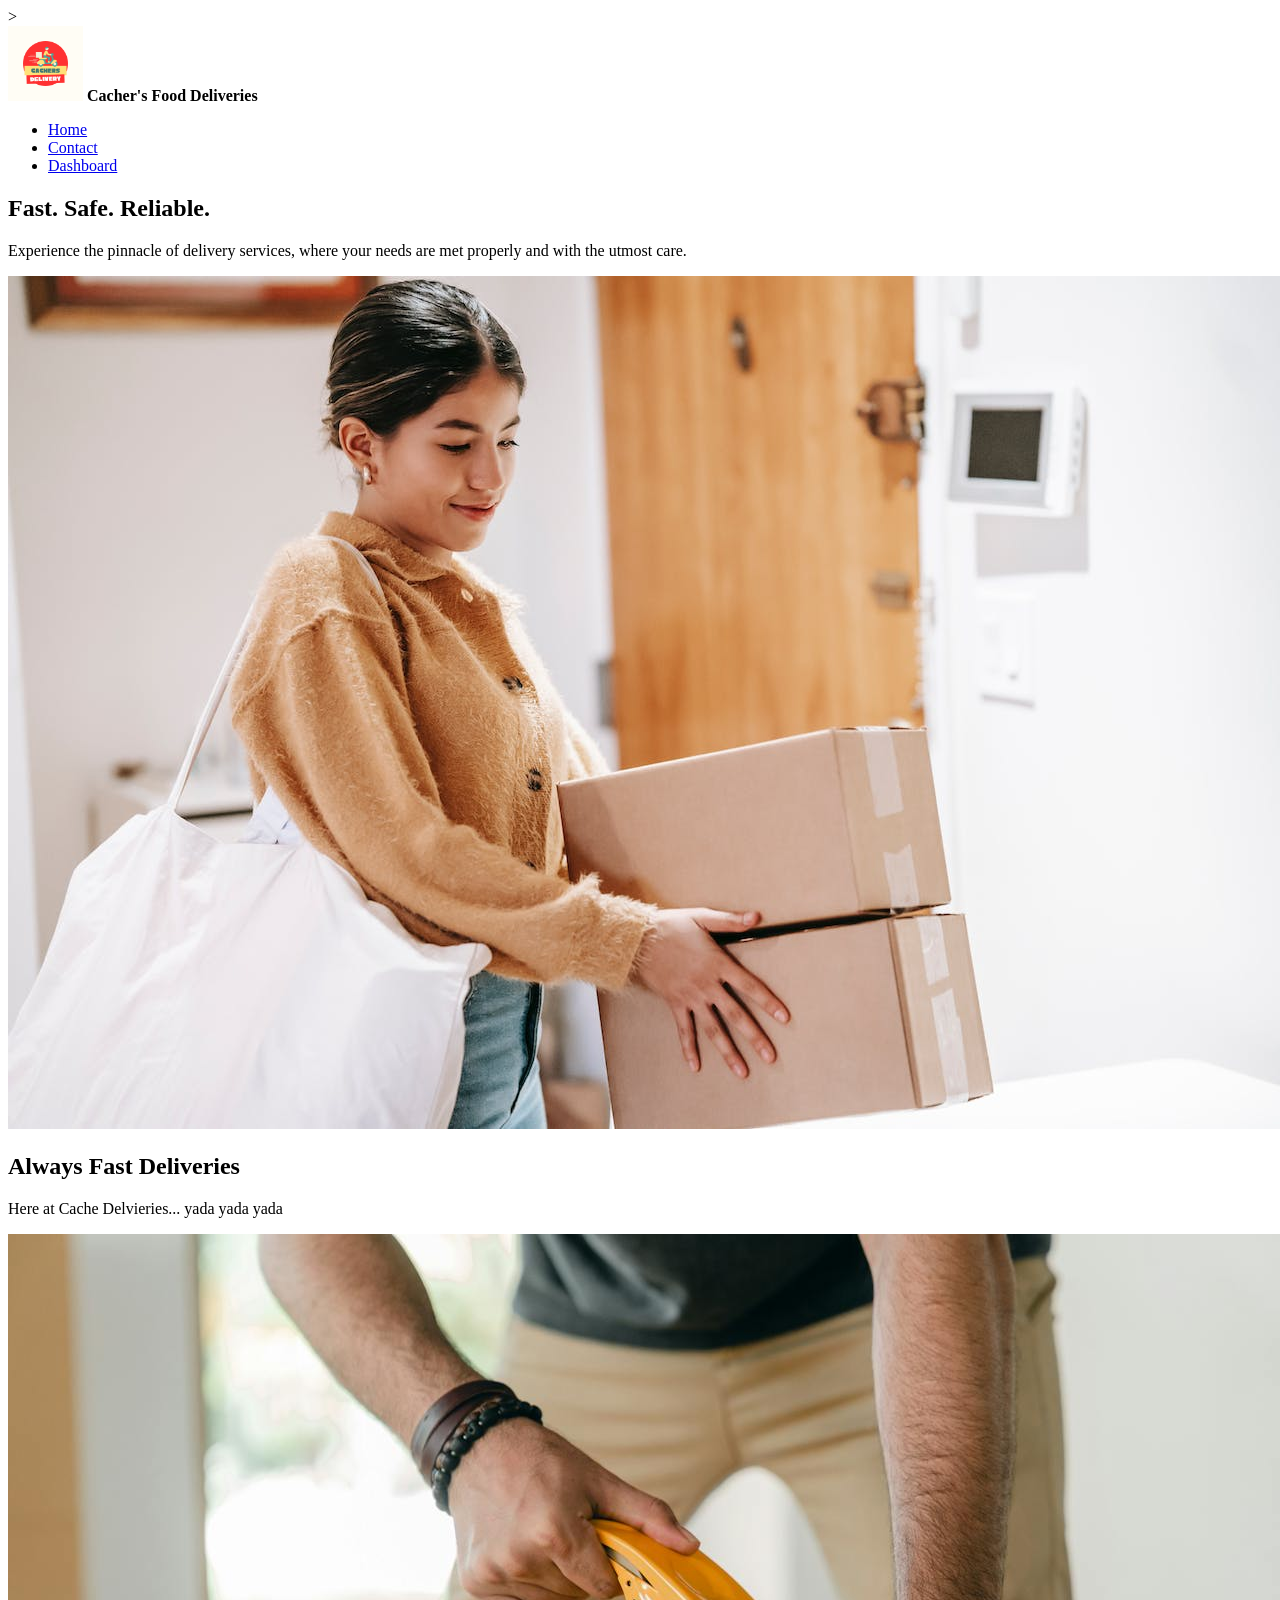
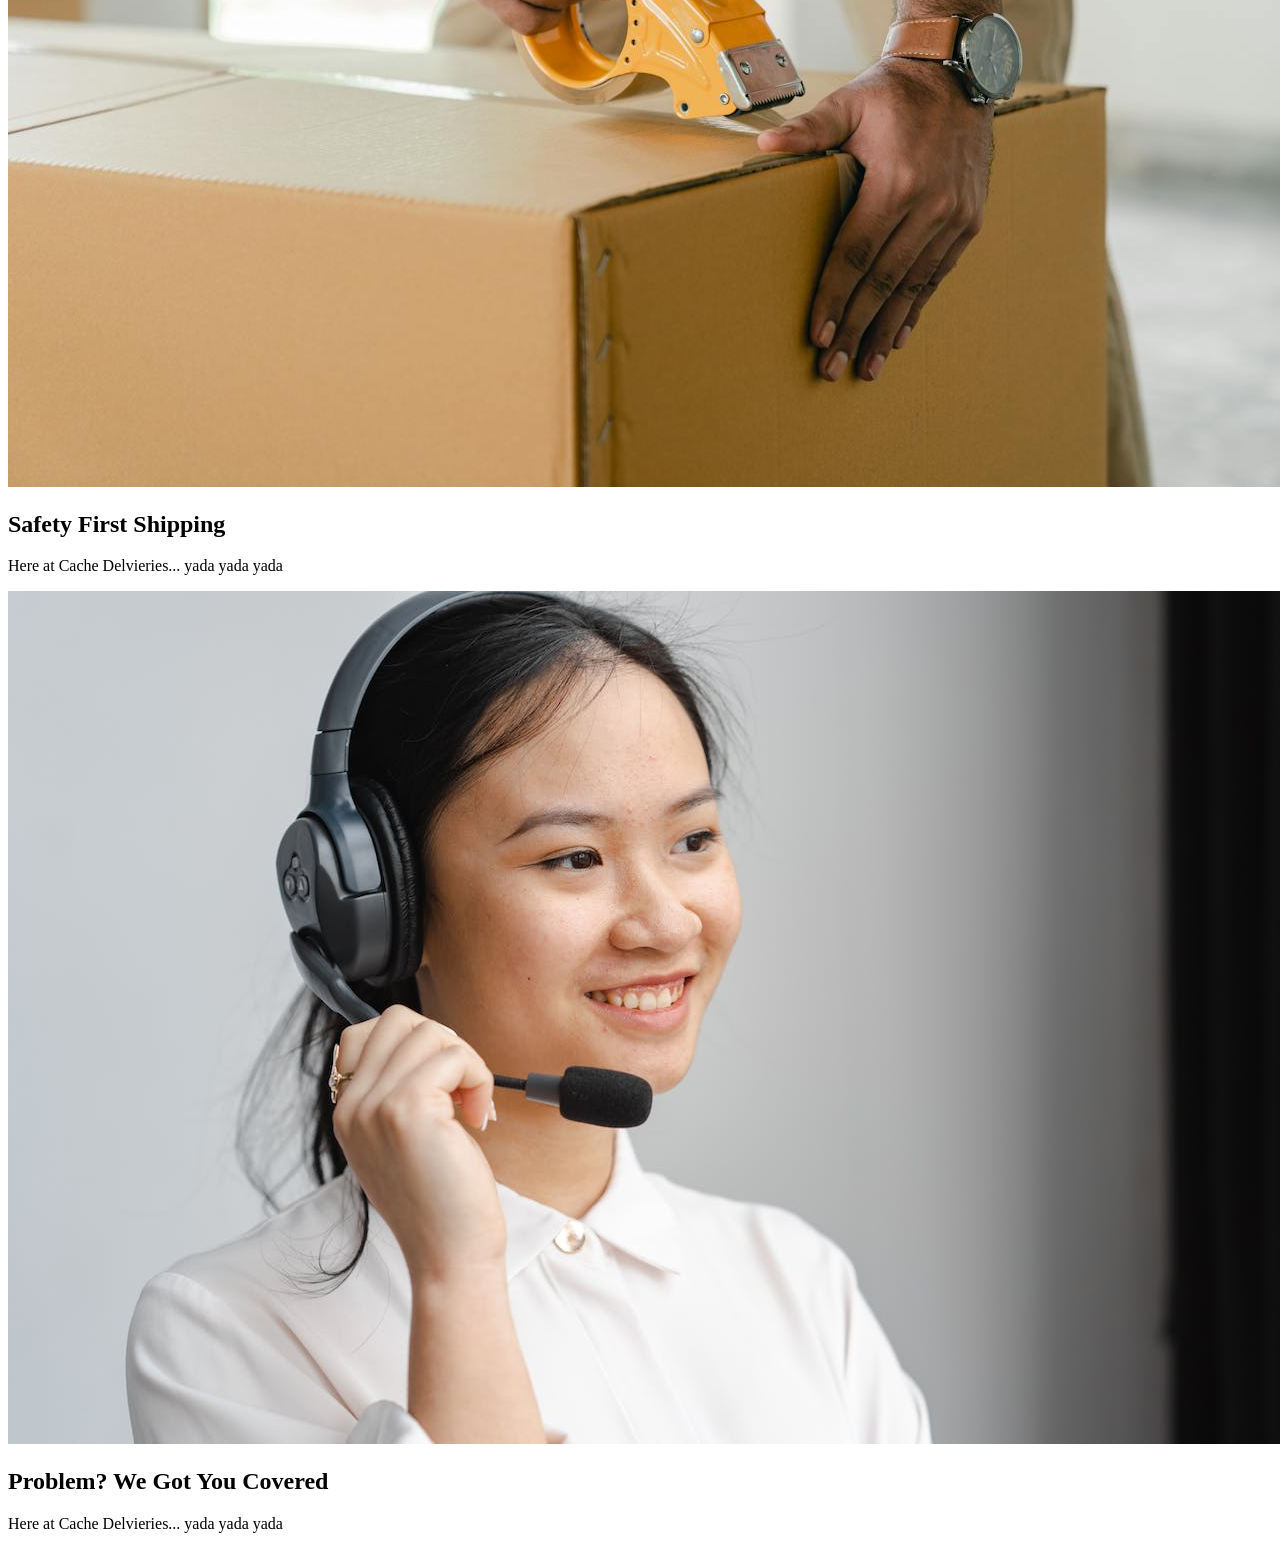
<file: follow-along/01/index.html>
<!DOCTYPE html>
<html lang = "en">
    <head>
        <meta charset = "UTF-8" />
        <meta name="viewport" content="width-device-width, initial-scale=1.0"/>
        <title>Cacher's Food Deliveries</title>>
    </head>

    <body>
        <header>
            <img src="Images/Cachers.png" alt="logo" width="75px" height="75px"/>
            <b>Cacher's Food Deliveries</b>
            <nav>
                <ul>
                    <li><a href="#landing">Home</a></li>
                    <li><a href="#contact">Contact</a></li>
                    <li><a href="dashboard.html">Dashboard</a></li>
                </ul>
            </nav>
        </header>

        <main id="#landing">
            <section id="hero-section">
                <h1>Fast. Safe. Reliable.</h1>
                <p>Experience the pinnacle of delivery services, where your needs are met properly and with the utmost care.</p>
            </section>

            <section id="marketing-materials">
                <div class="card">
                    <img src="Images/deliveries.jpg" alt="deliveries"/>
                    <h2>
                        Always Fast Deliveries
                    </h2>
                    <p>
                        Here at Cache Delvieries... yada yada yada
                    </p>

                <div class="card">
                    <img src="Images/safety.jpg" alt="safety"/>
                    <h2>
                        Safety First Shipping
                    </h2>
                    <p>
                        Here at Cache Delvieries... yada yada yada
                    </p>

                <div class="card">
                    <img src="Images/problem.jpg" alt="problem?"/>
                    <h2>
                        Problem? We Got You Covered
                    </h2>
                    <p>
                        Here at Cache Delvieries... yada yada yada
                    </p>
                </div>
            </section>

            <section id="questions">
            </section>

            <section id="contact">
            </section>
        </main>

        <footer>

        </footer>

    </body>


</html>
</file>
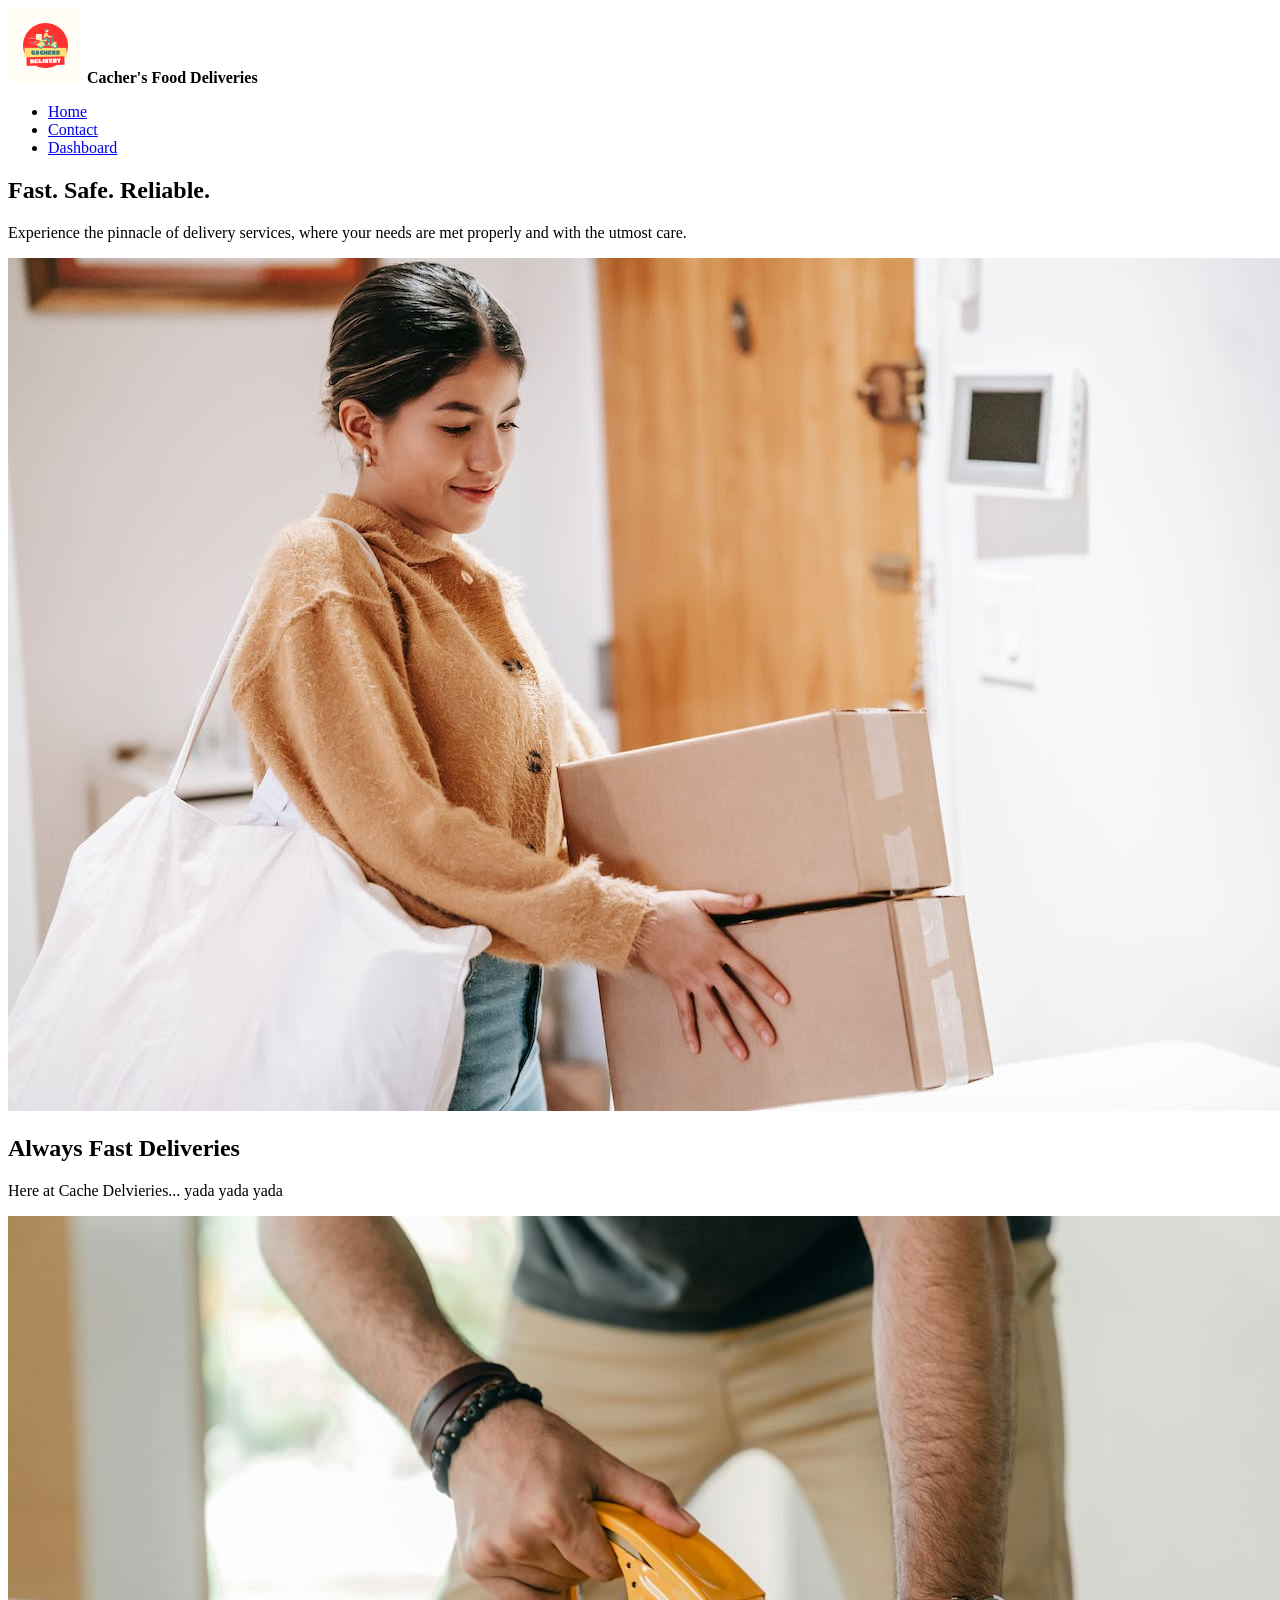
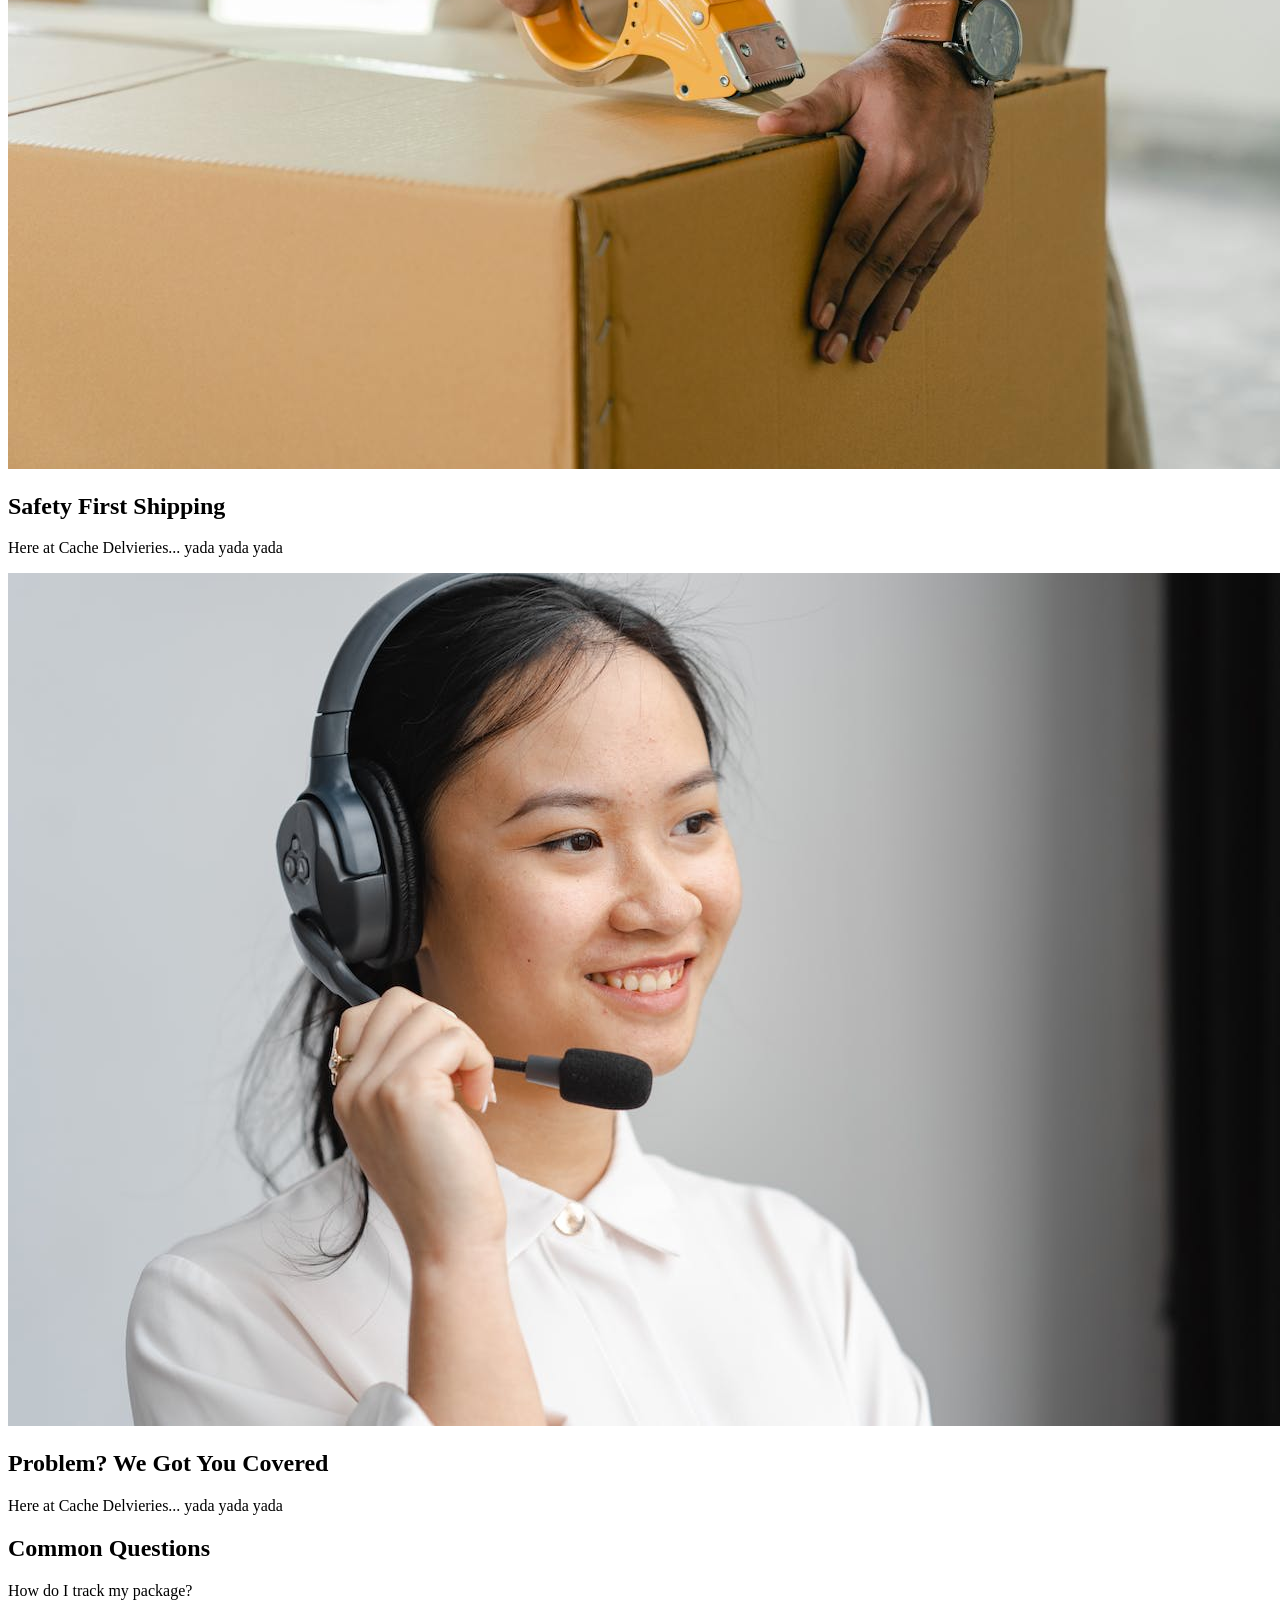
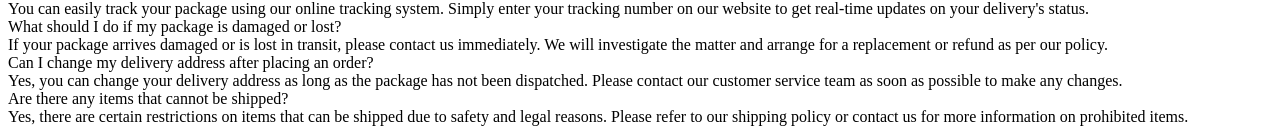
<file: follow-along/02/index.html>
<!DOCTYPE html>
<html lang = "en">
    <head>
        <meta charset = "UTF-8" />
        <meta name="viewport" content="width=device-width, initial-scale=1.0"/>
        <title>Cacher's Food Deliveries</title>
        <script src="index.js" defer></script>
    </head>

    <body>
        <header>
            <img src="Images/Cachers.png" alt="logo" width="75px" height="75px"/>
            <b>Cacher's Food Deliveries</b>
            <nav>
                <ul>
                    <li><a href="#landing">Home</a></li>
                    <li><a href="#contact">Contact</a></li>
                    <li><a href="dashboard.html">Dashboard</a></li>
                </ul>
            </nav>
        </header>

        <main id="#landing">
            <section id="hero-section">
                <h1>Fast. Safe. Reliable.</h1>
                <p>Experience the pinnacle of delivery services, where your needs are met properly and with the utmost care.</p>
            </section>

            <section id="marketing-materials">
                <div class="card">
                    <img src="Images/deliveries.jpg" alt="deliveries"/>
                    <h2>
                        Always Fast Deliveries
                    </h2>
                    <p>
                        Here at Cache Delvieries... yada yada yada
                    </p>

                <div class="card">
                    <img src="Images/safety.jpg" alt="safety"/>
                    <h2>
                        Safety First Shipping
                    </h2>
                    <p>
                        Here at Cache Delvieries... yada yada yada
                    </p>

                <div class="card">
                    <img src="Images/problem.jpg" alt="problem?"/>
                    <h2>
                        Problem? We Got You Covered
                    </h2>
                    <p>
                        Here at Cache Delvieries... yada yada yada
                    </p>
                </div>
            </section>

            <section id="questions">
            </section>
            <h2>Common Questions</h2>
            <div id="accordion"></div>

            <section id="contact">
            </section>
        </main>

        <footer>

        </footer>

    </body>


</html>
</file>
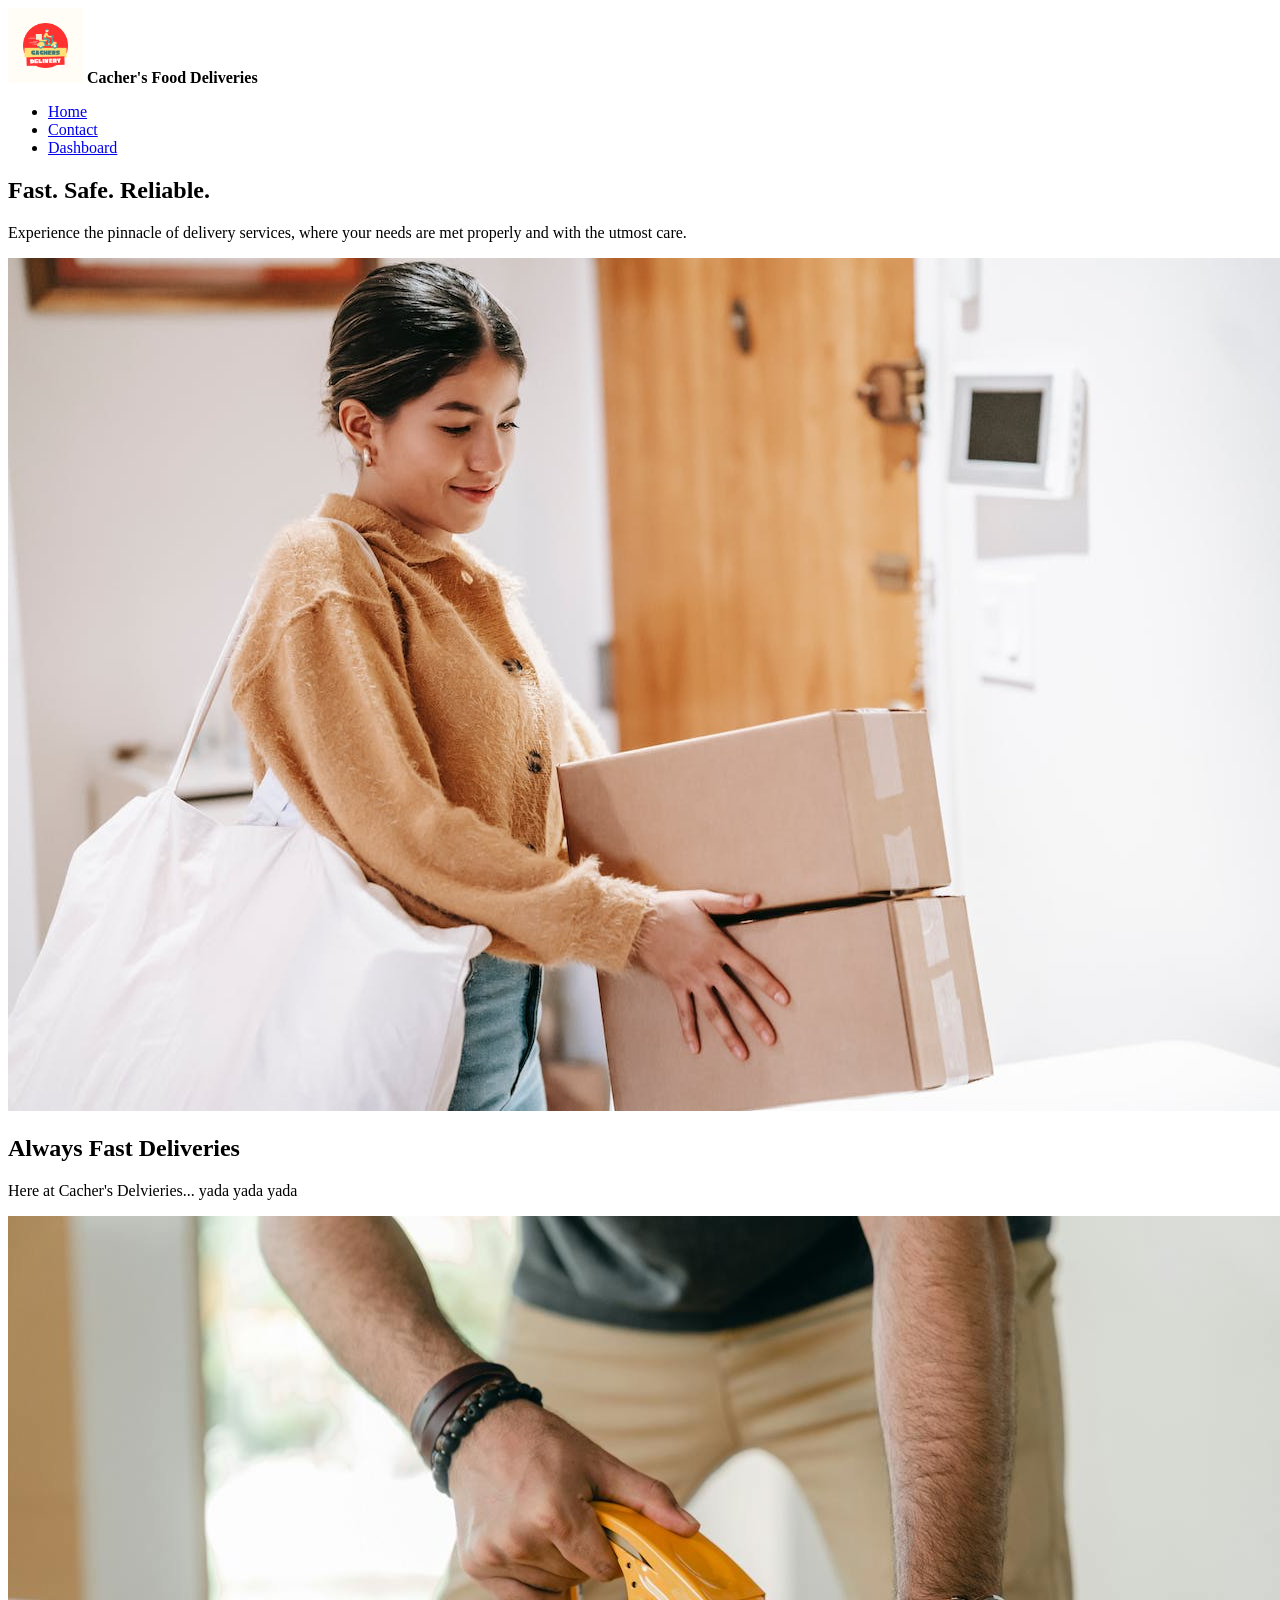
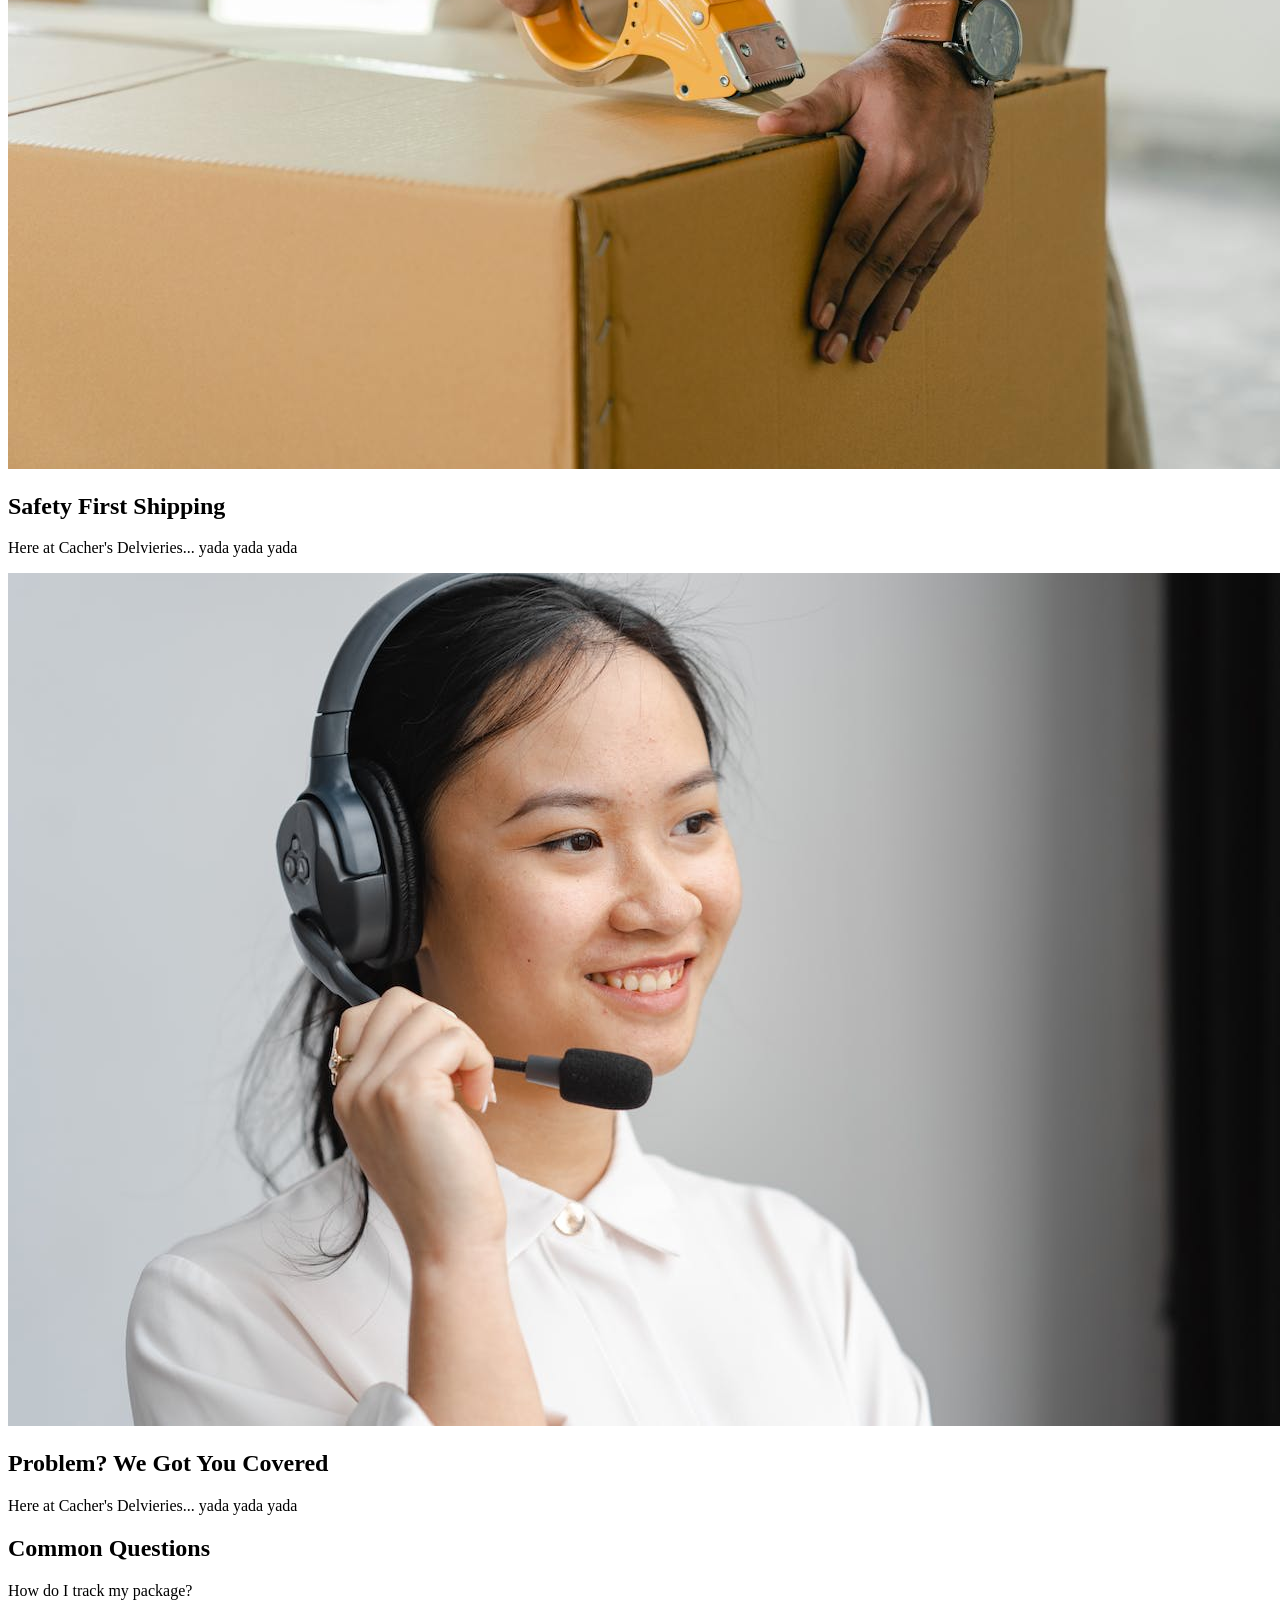
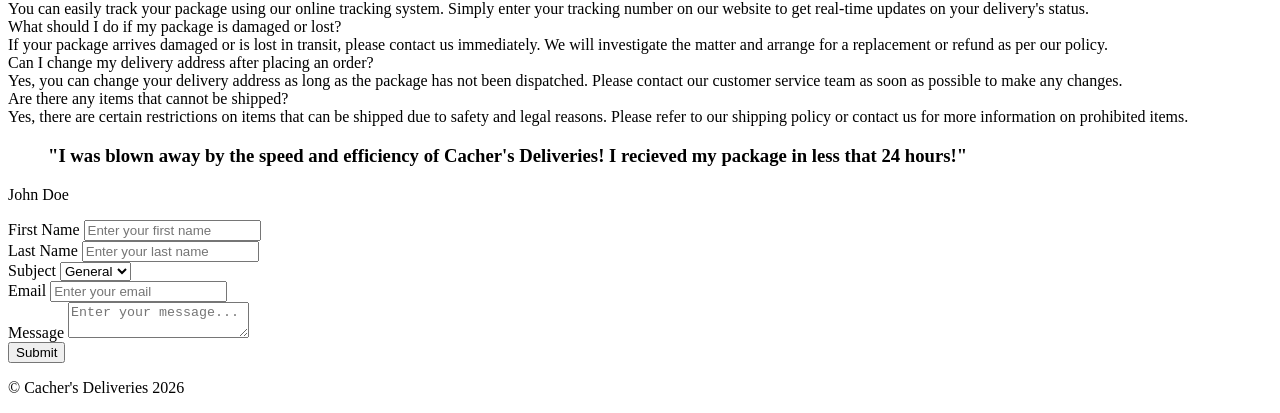
<file: follow-along/03/index.html>
<!DOCTYPE html>
<html lang="en">

<head>
    <meta charset="UTF-8" />
    <meta name="viewport" content="width=device-width, initial-scale=1.0" />
    <title>Cacher's Food Deliveries</title>
    <script src="index.js" defer></script>
</head>

<body>
    <header>
        <img src="Images/Cachers.png" alt="logo" width="75px" height="75px" />
        <b>Cacher's Food Deliveries</b>
        <nav>
            <ul>
                <li><a href="#landing">Home</a></li>
                <li><a href="#contact">Contact</a></li>
                <li><a href="dashboard.html">Dashboard</a></li>
            </ul>
        </nav>
    </header>

    <main id="#landing">
        <section id="hero-section">
            <h1>Fast. Safe. Reliable.</h1>
            <p>Experience the pinnacle of delivery services, where your needs are met properly and with the utmost care.
            </p>
        </section>

        <section id="marketing-materials">
            <div class="card">
                <img src="Images/deliveries.jpg" alt="deliveries" />
                <h2>
                    Always Fast Deliveries
                </h2>
                <p>
                    Here at Cacher's Delvieries... yada yada yada
                </p>

                <div class="card">
                    <img src="Images/safety.jpg" alt="safety" />
                    <h2>
                        Safety First Shipping
                    </h2>
                    <p>
                        Here at Cacher's Delvieries... yada yada yada
                    </p>

                    <div class="card">
                        <img src="Images/problem.jpg" alt="problem?" />
                        <h2>
                            Problem? We Got You Covered
                        </h2>
                        <p>
                            Here at Cacher's Delvieries... yada yada yada
                        </p>
                    </div>
        </section>

        <section id="questions">
        </section>
        <h2>Common Questions</h2>
        <div id="accordion"></div>

        <section id="contact">
            <blockquote>
                <h3>"I was blown away by the speed and efficiency of Cacher's Deliveries! I recieved my package in less
                    that 24 hours!"</h3>
            </blockquote>
            <p>John Doe</p>

            <form method="POST">
                <div class="input-row">
                    <div class="input-group">
                        <label for="first-name">First Name</label>
                        <input id="first-name" type="text" placeholder="Enter your first name" required />
                    </div>
                    <div class="input-group">
                        <label for="last-name">Last Name</label>
                        <input id="last-name" type="text" placeholder="Enter your last name" required />
                    </div>
                </div>
                <div class="input-row">
                    <div class="input-group">
                        <label for="subject">Subject</label>
                        <select id="subject">
                            <option value="general" selected>General</option>
                            <option value="delviery">Delivery</option>
                            <option value="refund">Refund</option>
                        </select>
                    </div>
                    <div class="input-group">
                        <label for="email">Email</label>
                        <input id="email" type="text" placeholder="Enter your email" required />
                    </div>
                </div>
                <div class="input-group">
                    <label for="message">Message</label>
                    <textarea id="message" name="message" placeholder="Enter your message..." required></textarea>
                </div>

                <button>Submit</button>

            </form>
        </section>
    </main>

    <footer>
        <p>&copy; Cacher's Deliveries 2026</p>

    </footer>

</body>


</html>
</file>
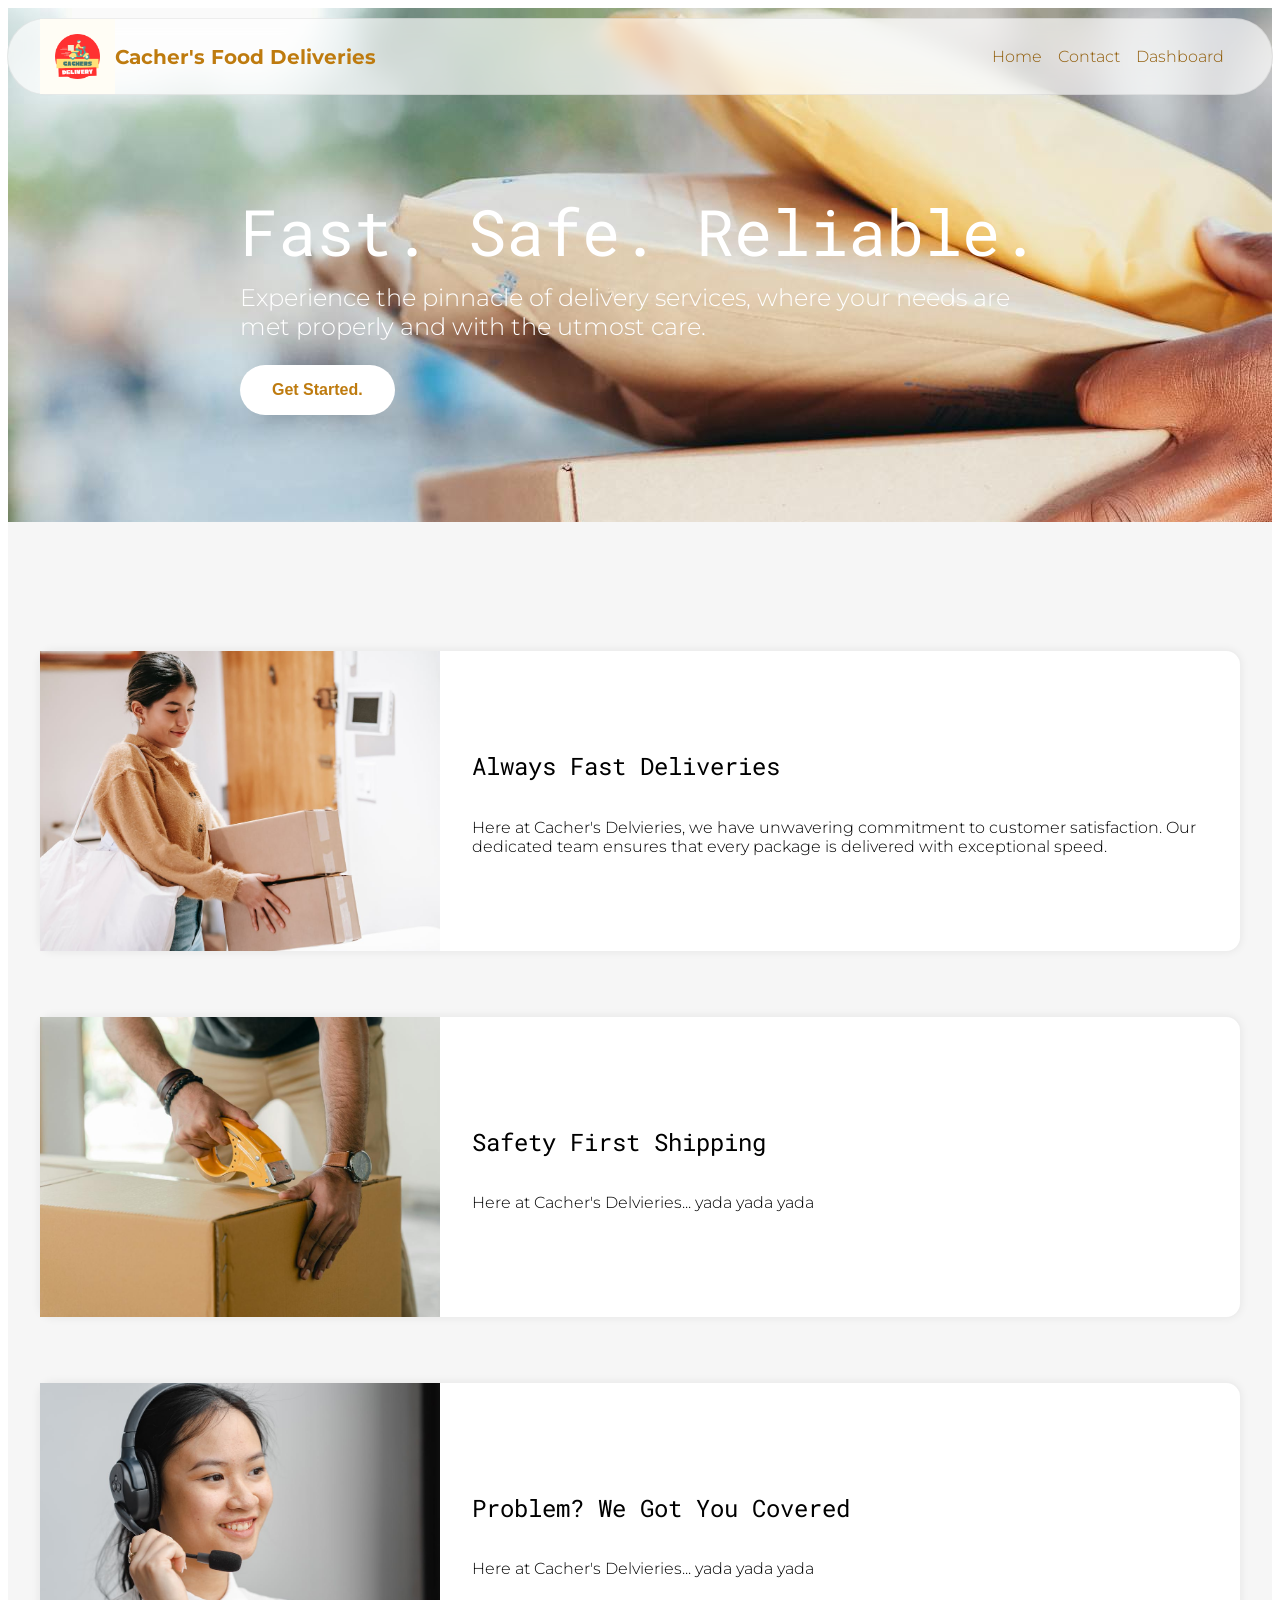
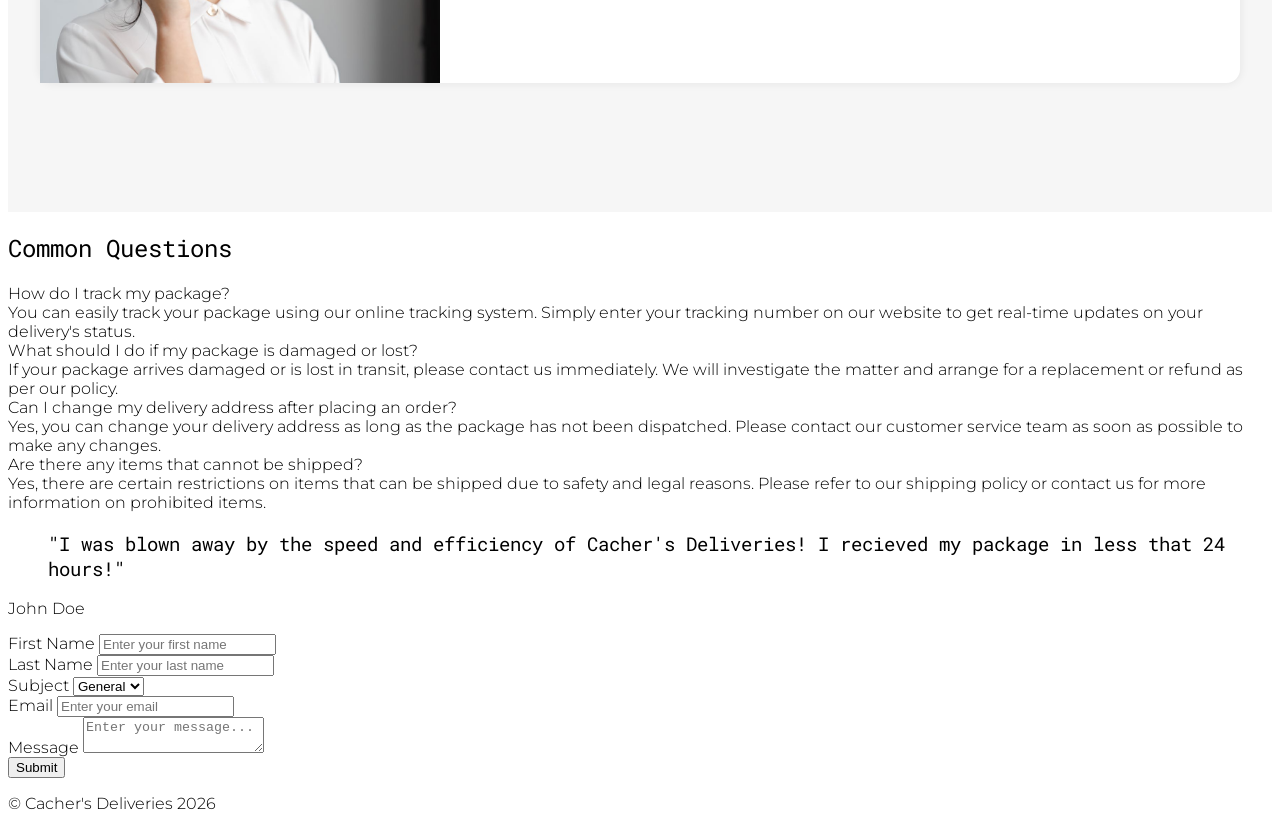
<file: follow-along/04/index.html>
<!DOCTYPE html>
<html lang="en">

<head>
    <meta charset="UTF-8" />
    <meta name="viewport" content="width=device-width, initial-scale=1.0" />
    
    <!-- LINK FONTS -->
    <link rel="preconnect" href="https://fonts.googleapis.com" />
    <link rel="preconnect" href="https://fonts.gstatic.com" crossorigin />
    <link href="https://fonts.googleapis.com/css2?family=Montserrat:ital,wght@0,100..900;1,100..900&family=Roboto+Mono:ital,wght@0,100..700;1,100..700&display=swap" rel="stylesheet" />
    <!-- LINK STYLESHEET -->
    <link rel="stylesheet" href="styles.css" />

    <title>Cacher's Food Deliveries</title>
    <script src="index.js" defer></script>

</head>

<body>
    <header>
        <div class="navbar">
            <div class="logo">
                <img src="Images/Cachers.png" alt="logo" width="75px" height="75px" />
                <b>Cacher's Food Deliveries</b>
            </div>

            <nav>
                <ul>
                    <li><a href="#landing">Home</a></li>
                    <li><a href="#contact">Contact</a></li>
                    <li><a href="dashboard.html">Dashboard</a></li>
                </ul>
            </nav>
        </div>
    </header>

    <main id="#landing">
        <section id="hero">
            <div class="hero-content">
                <h1>Fast. Safe. Reliable.</h1>
                <p>
                    Experience the pinnacle of delivery services, where your needs are met properly and with the utmost care.
                </p>
                <button>Get Started.</button>
            </div>
        </section>

        <section id="marketing-materials">
            <div class="card">
                <img src="Images/deliveries.jpg" alt="deliveries" />
                <div class="card-text">
                    <h2>
                        Always Fast Deliveries
                    </h2>
                    <p>
                        Here at Cacher's Delvieries, we have unwavering commitment to customer satisfaction. Our dedicated team ensures that every package is delivered with exceptional speed.
                    </p>
                </div>
            </div>

            <div class="card">
                <img src="Images/safety.jpg" alt="safety" />
                <div class="card-text">
                    <h2>
                        Safety First Shipping
                    </h2>
                    <p>
                        Here at Cacher's Delvieries... yada yada yada
                    </p>
                </div>
            </div>

            <div class="card">
                <img src="Images/problem.jpg" alt="problem?" />
                <div class="card-text">
                    <h2>
                        Problem? We Got You Covered
                    </h2>
                    <p>
                        Here at Cacher's Delvieries... yada yada yada
                    </p>
                </div>
            </div>
        </section>

        <section id="questions">
        </section>
        <h2>Common Questions</h2>
        <div id="accordion"></div>

        <section id="contact">
            <blockquote>
                <h3>"I was blown away by the speed and efficiency of Cacher's Deliveries! I recieved my package in less
                    that 24 hours!"</h3>
            </blockquote>
            <p>John Doe</p>

            <form method="POST">
                <div class="input-row">
                    <div class="input-group">
                        <label for="first-name">First Name</label>
                        <input id="first-name" type="text" placeholder="Enter your first name" required />
                    </div>
                    <div class="input-group">
                        <label for="last-name">Last Name</label>
                        <input id="last-name" type="text" placeholder="Enter your last name" required />
                    </div>
                </div>
                <div class="input-row">
                    <div class="input-group">
                        <label for="subject">Subject</label>
                        <select id="subject">
                            <option value="general" selected>General</option>
                            <option value="delviery">Delivery</option>
                            <option value="refund">Refund</option>
                        </select>
                    </div>
                    <div class="input-group">
                        <label for="email">Email</label>
                        <input id="email" type="text" placeholder="Enter your email" required />
                    </div>
                </div>
                <div class="input-group">
                    <label for="message">Message</label>
                    <textarea id="message" name="message" placeholder="Enter your message..." required></textarea>
                </div>

                <button>Submit</button>

            </form>
        </section>
    </main>

    <footer>
        <p>&copy; Cacher's Deliveries 2026</p>

    </footer>

</body>


</html>
</file>
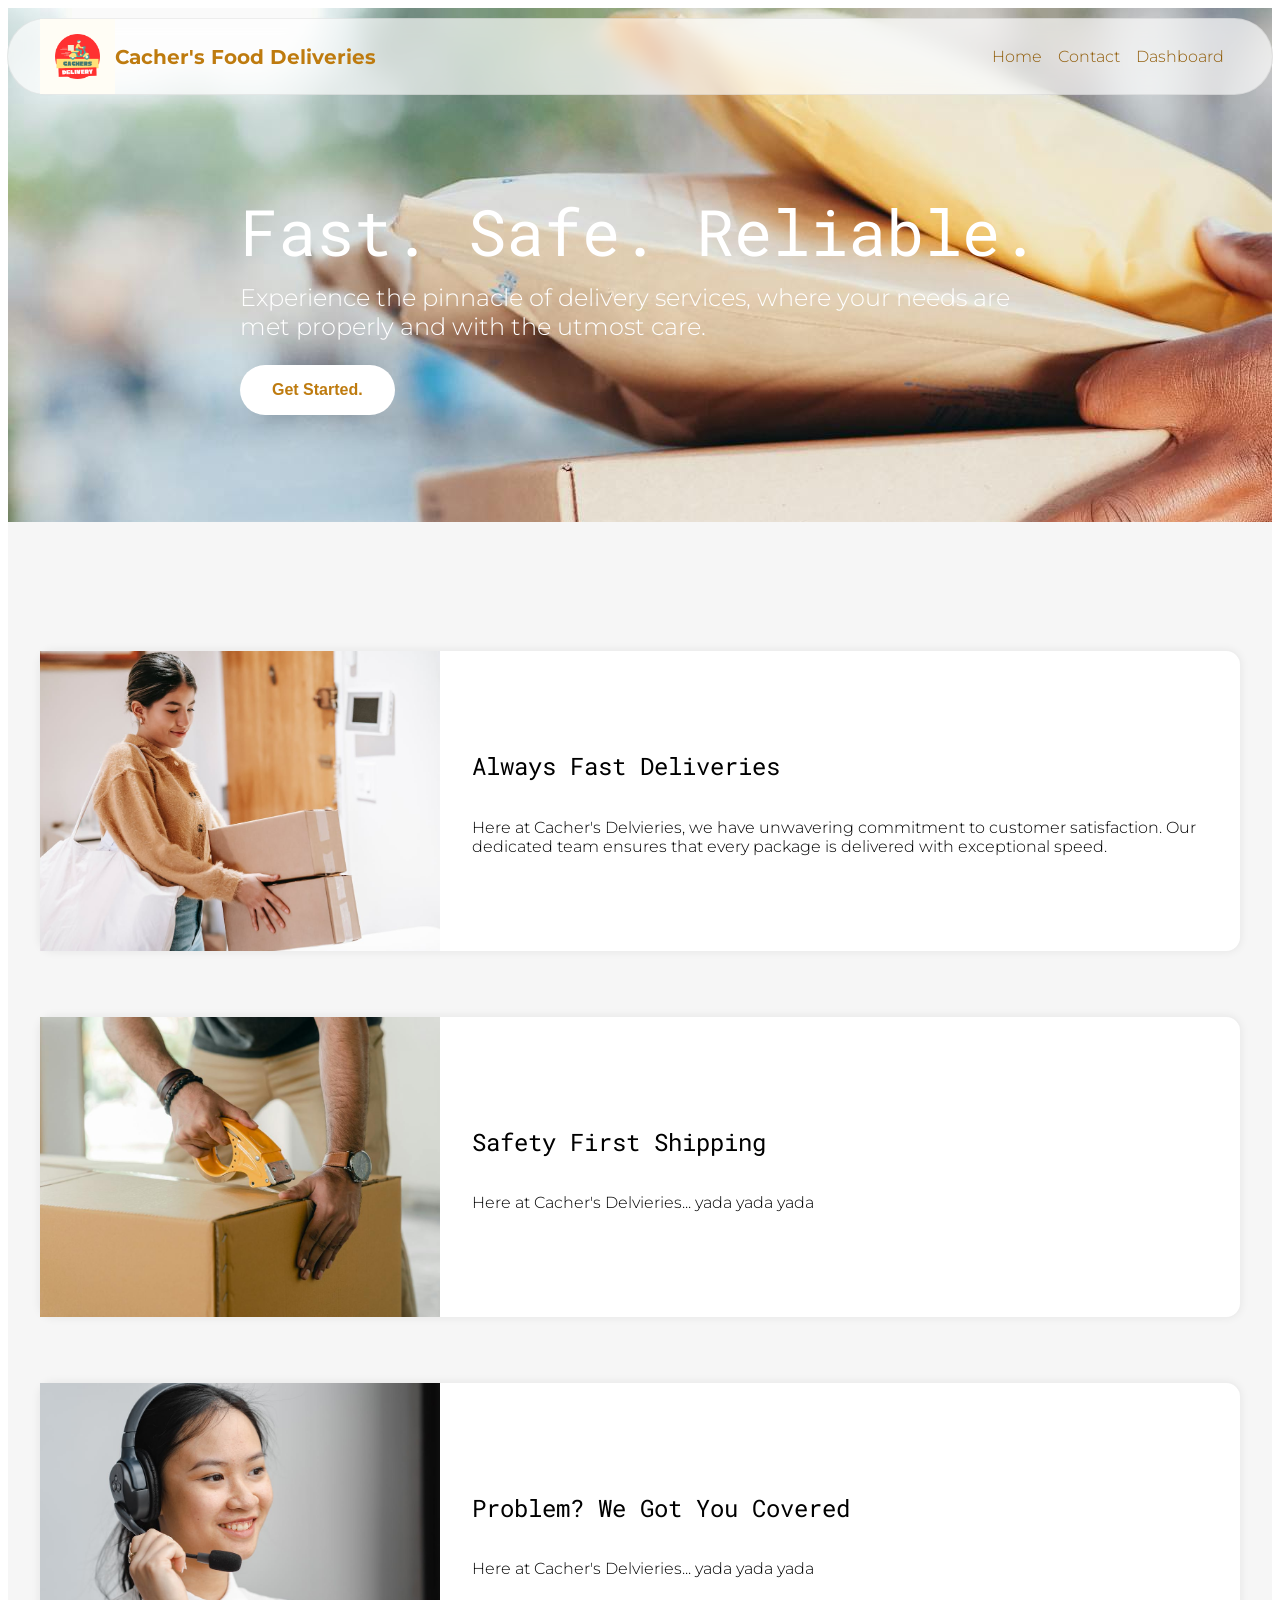
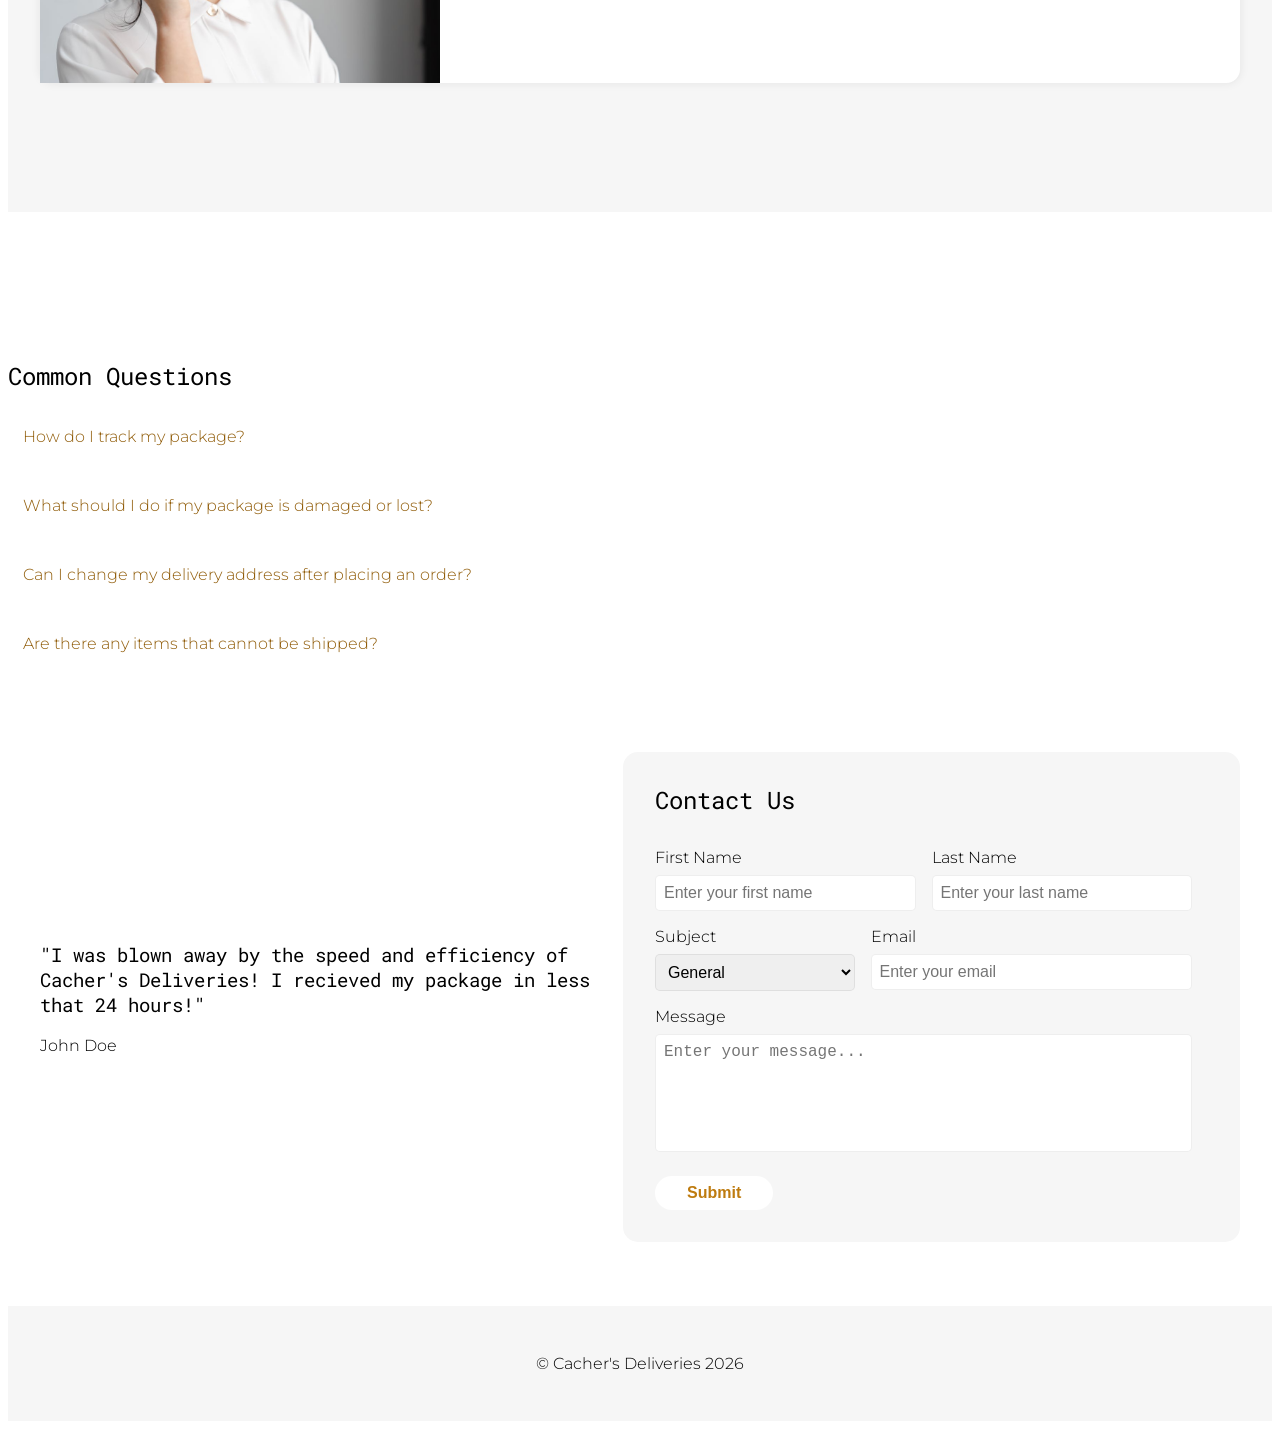
<file: follow-along/05/index.html>
<!DOCTYPE html>
<html lang="en">

<head>
    <meta charset="UTF-8" />
    <meta name="viewport" content="width=device-width, initial-scale=1.0" />
    
    <!-- LINK FONTS -->
    <link rel="preconnect" href="https://fonts.googleapis.com" />
    <link rel="preconnect" href="https://fonts.gstatic.com" crossorigin />
    <link href="https://fonts.googleapis.com/css2?family=Montserrat:ital,wght@0,100..900;1,100..900&family=Roboto+Mono:ital,wght@0,100..700;1,100..700&display=swap" rel="stylesheet" />
    <!-- LINK STYLESHEET -->
    <link rel="stylesheet" href="styles.css" />

    <title>Cacher's Food Deliveries</title>
    <script src="index.js" defer></script>

</head>

<body>
    <header>
        <div class="navbar">
            <div class="logo">
                <img src="Images/Cachers.png" alt="logo" width="75px" height="75px" />
                <b>Cacher's Food Deliveries</b>
            </div>

            <nav>
                <ul>
                    <li><a href="#landing">Home</a></li>
                    <li><a href="#contact">Contact</a></li>
                    <li><a href="dashboard.html">Dashboard</a></li>
                </ul>
            </nav>
        </div>
    </header>

    <main id="#landing">
        <section id="hero">
            <div class="hero-content">
                <h1>Fast. Safe. Reliable.</h1>
                <p>
                    Experience the pinnacle of delivery services, where your needs are met properly and with the utmost care.
                </p>
                <button>Get Started.</button>
            </div>
        </section>

        <section id="marketing-materials">
            <div class="card">
                <img src="Images/deliveries.jpg" alt="deliveries" />
                <div class="card-text">
                    <h2>
                        Always Fast Deliveries
                    </h2>
                    <p>
                        Here at Cacher's Delvieries, we have unwavering commitment to customer satisfaction. Our dedicated team ensures that every package is delivered with exceptional speed.
                    </p>
                </div>
            </div>

            <div class="card">
                <img src="Images/safety.jpg" alt="safety" />
                <div class="card-text">
                    <h2>
                        Safety First Shipping
                    </h2>
                    <p>
                        Here at Cacher's Delvieries... yada yada yada
                    </p>
                </div>
            </div>

            <div class="card">
                <img src="Images/problem.jpg" alt="problem?" />
                <div class="card-text">
                    <h2>
                        Problem? We Got You Covered
                    </h2>
                    <p>
                        Here at Cacher's Delvieries... yada yada yada
                    </p>
                </div>
            </div>
        </section>

        <section id="questions">
        </section>
        <h2>Common Questions</h2>
        <div id="accordion"></div>

        <section id="contact">
            <blockquote>
                <h3>"I was blown away by the speed and efficiency of Cacher's Deliveries! I recieved my package in less
                    that 24 hours!"</h3>
                <p>John Doe</p>
            </blockquote>

            <form method="POST">
                <h2>Contact Us</h2>
                <div class="input-row">
                    <div class="input-group">
                        <label for="first-name">First Name</label>
                        <input id="first-name" type="text" placeholder="Enter your first name" required />
                    </div>
                    <div class="input-group">
                        <label for="last-name">Last Name</label>
                        <input id="last-name" type="text" placeholder="Enter your last name" required />
                    </div>
                </div>
                <div class="input-row">
                    <div class="input-group">
                        <label for="subject">Subject</label>
                        <select id="subject">
                            <option value="general" selected>General</option>
                            <option value="delviery">Delivery</option>
                            <option value="refund">Refund</option>
                        </select>
                    </div>
                    <div class="input-group">
                        <label for="email">Email</label>
                        <input id="email" type="text" placeholder="Enter your email" required />
                    </div>
                </div>
                <div class="input-group">
                    <label for="message">Message</label>
                    <textarea id="message" name="message" placeholder="Enter your message..." required></textarea>
                </div>

                <button>Submit</button>

            </form>
        </section>
    </main>

    <footer>
        <p>&copy; Cacher's Deliveries 2026</p>

    </footer>

</body>


</html>
</file>
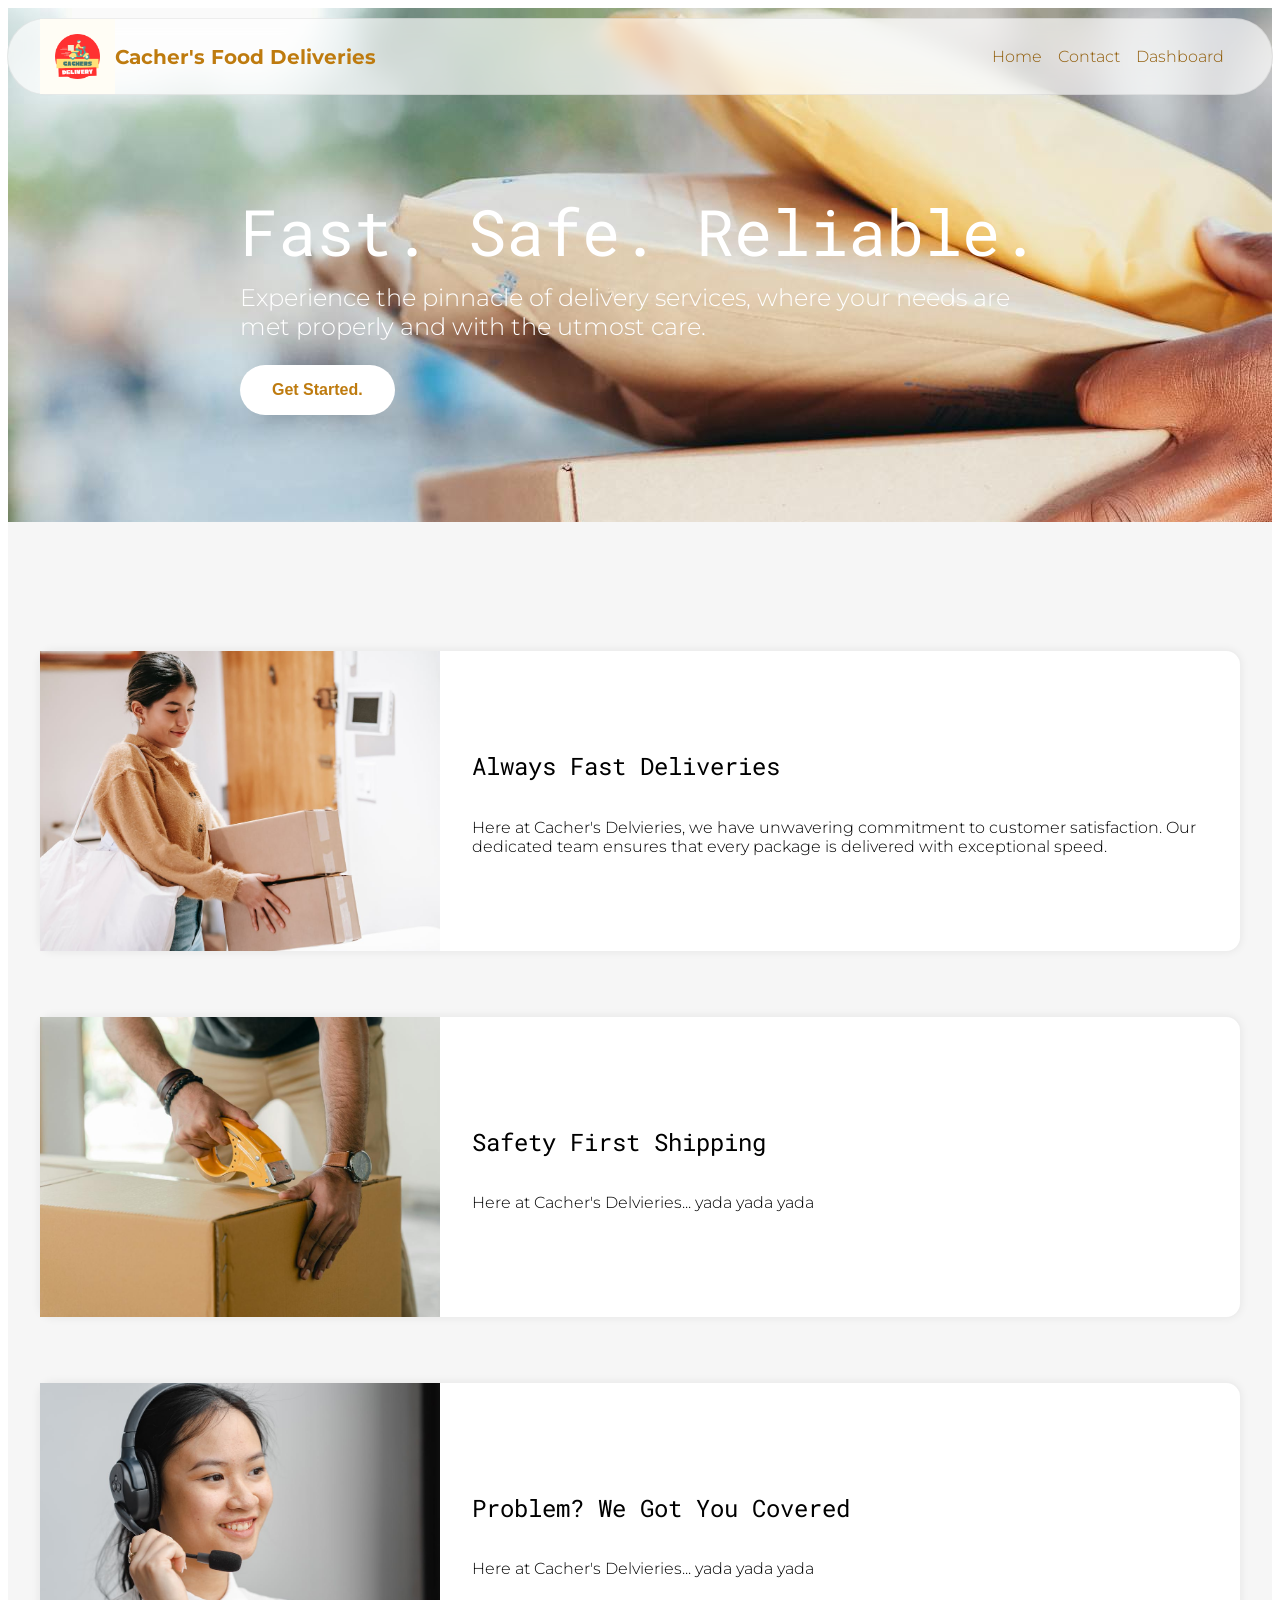
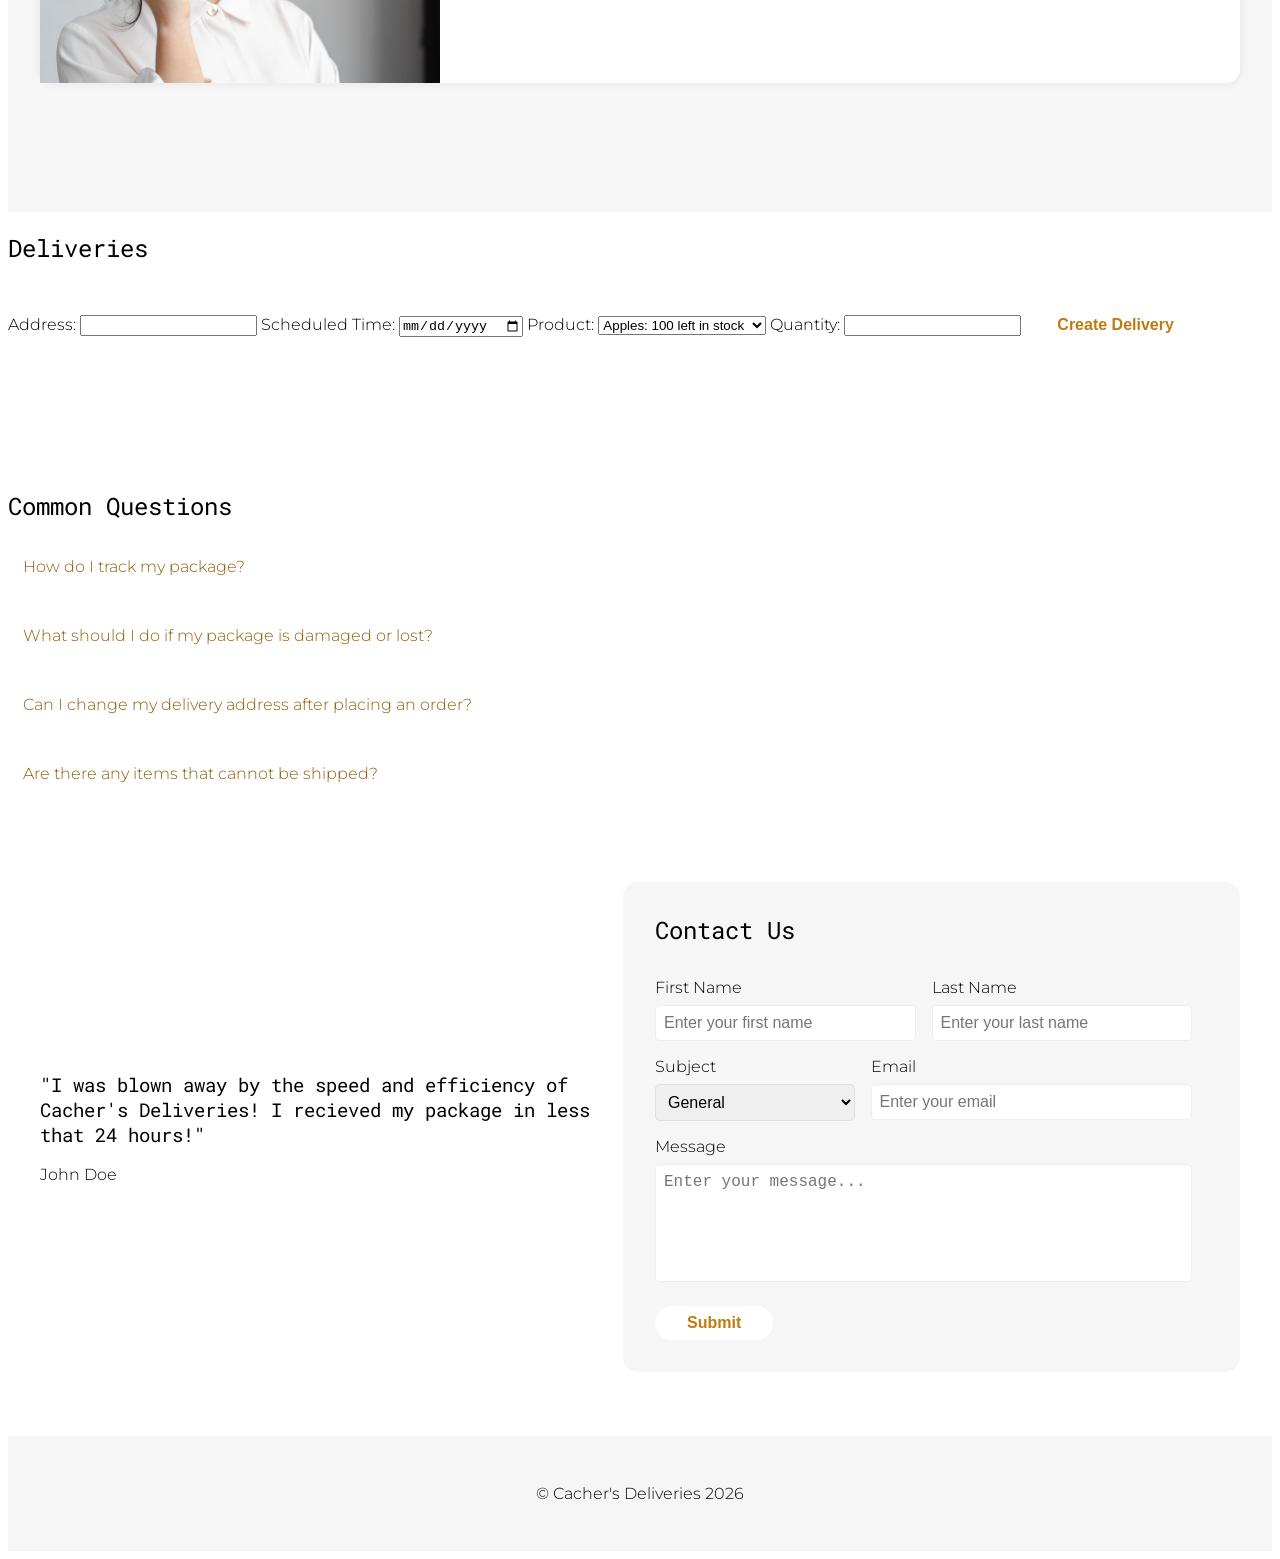
<file: follow-along/07/index.html>
<!DOCTYPE html>
<html lang="en">

<head>
    <meta charset="UTF-8" />
    <meta name="viewport" content="width=device-width, initial-scale=1.0" />

    <!-- LINK FONTS -->
    <link rel="preconnect" href="https://fonts.googleapis.com" />
    <link rel="preconnect" href="https://fonts.gstatic.com" crossorigin />
    <link
        href="https://fonts.googleapis.com/css2?family=Montserrat:ital,wght@0,100..900;1,100..900&family=Roboto+Mono:ital,wght@0,100..700;1,100..700&display=swap"
        rel="stylesheet" />
    <!-- LINK STYLESHEET -->
    <link rel="stylesheet" href="styles.css" />

    <title>Cacher's Food Deliveries</title>
    <script src="index.js" defer></script>

</head>

<body>
    <header>
        <div class="navbar">
            <div class="logo">
                <img src="Images/Cachers.png" alt="logo" width="75px" height="75px" />
                <b>Cacher's Food Deliveries</b>
            </div>

            <nav>
                <ul>
                    <li><a href="#landing">Home</a></li>
                    <li><a href="#contact">Contact</a></li>
                    <li><a href="dashboard.html">Dashboard</a></li>
                </ul>
            </nav>
        </div>
    </header>

    <main id="#landing">
        <section id="hero">
            <div class="hero-content">
                <h1>Fast. Safe. Reliable.</h1>
                <p>
                    Experience the pinnacle of delivery services, where your needs are met properly and with the utmost
                    care.
                </p>
                <button>Get Started.</button>
            </div>
        </section>

        <section id="marketing-materials">
            <div class="card">
                <img src="Images/deliveries.jpg" alt="deliveries" />
                <div class="card-text">
                    <h2>
                        Always Fast Deliveries
                    </h2>
                    <p>
                        Here at Cacher's Delvieries, we have unwavering commitment to customer satisfaction. Our
                        dedicated team ensures that every package is delivered with exceptional speed.
                    </p>
                </div>
            </div>

            <div class="card">
                <img src="Images/safety.jpg" alt="safety" />
                <div class="card-text">
                    <h2>
                        Safety First Shipping
                    </h2>
                    <p>
                        Here at Cacher's Delvieries... yada yada yada
                    </p>
                </div>
            </div>

            <div class="card">
                <img src="Images/problem.jpg" alt="problem?" />
                <div class="card-text">
                    <h2>
                        Problem? We Got You Covered
                    </h2>
                    <p>
                        Here at Cacher's Delvieries... yada yada yada
                    </p>
                </div>
            </div>
        </section>

        <section id="deliveries">
            <h2>Deliveries</h2>
            <ul id="deliveries-list">


            </ul>
            <form>
                <label for="address">Address:</label>
                <input name="address" type ="text"/>
                <label for="scheduledTime">Scheduled Time:</label>
                <input name="scheduledTime" type="date" />
                <label for="productName">Product:</label>
                <select name="productName">

                </select>
                <label for="quantity">Quantity:</label>
                <input name="quantity" type="number" required/>
                <button type="submit">Create Delivery</button>

            </form>

        </section>

        <section id="questions">
        </section>
        <h2>Common Questions</h2>
        <div id="accordion"></div>

        <section id="contact">
            <blockquote>
                <h3>"I was blown away by the speed and efficiency of Cacher's Deliveries! I recieved my package in less
                    that 24 hours!"</h3>
                <p>John Doe</p>
            </blockquote>

            <form method="POST">
                <h2>Contact Us</h2>
                <div class="input-row">
                    <div class="input-group">
                        <label for="first-name">First Name</label>
                        <input id="first-name" type="text" placeholder="Enter your first name" required />
                    </div>
                    <div class="input-group">
                        <label for="last-name">Last Name</label>
                        <input id="last-name" type="text" placeholder="Enter your last name" required />
                    </div>
                </div>
                <div class="input-row">
                    <div class="input-group">
                        <label for="subject">Subject</label>
                        <select id="subject">
                            <option value="general" selected>General</option>
                            <option value="delviery">Delivery</option>
                            <option value="refund">Refund</option>
                        </select>
                    </div>
                    <div class="input-group">
                        <label for="email">Email</label>
                        <input id="email" type="text" placeholder="Enter your email" required />
                    </div>
                </div>
                <div class="input-group">
                    <label for="message">Message</label>
                    <textarea id="message" name="message" placeholder="Enter your message..." required></textarea>
                </div>

                <button>Submit</button>

            </form>
        </section>
    </main>

    <footer>
        <p>&copy; Cacher's Deliveries 2026</p>

    </footer>

</body>


</html>
</file>
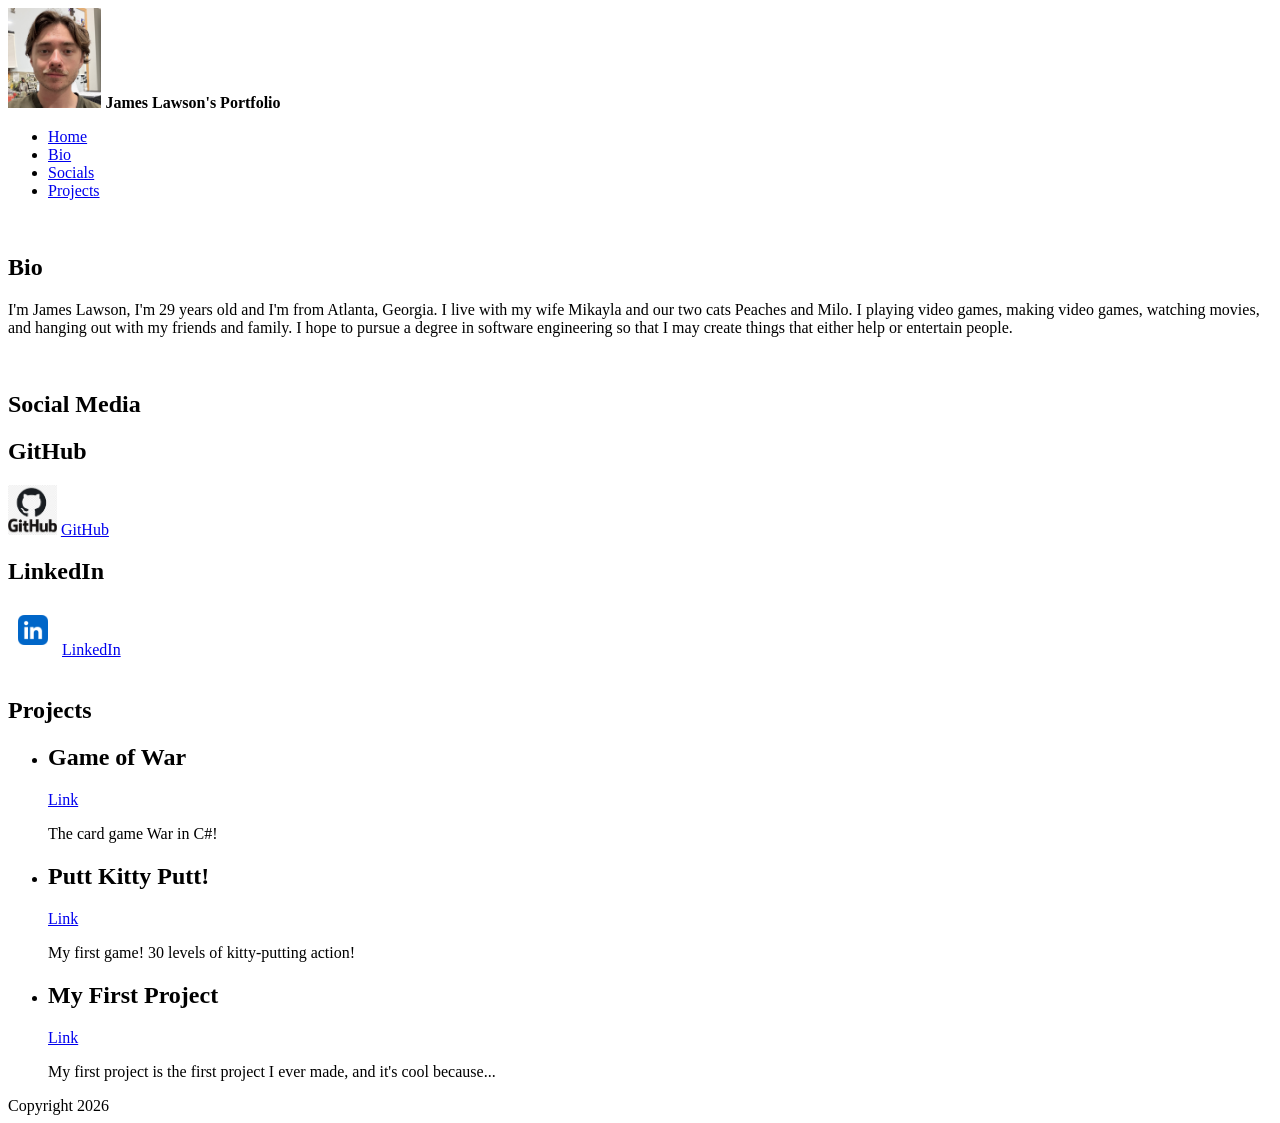
<file: personal-portfolio/02/index.html>
<!DOCTYPE html>
<html lang="en">
    <head>
        <title>James' Portfolio</title>
        <meta charset="UTF-8"/>
        <script src="index.js" defer></script>

    </head>
    <body>
        <header>
            <img src="Media\self.jpeg" alt="profile picture" length="100px" height="100px"/>
            <b>James Lawson's Portfolio</b>
            <nav>
                <ul>
                    <li><a href="#landing">Home</a></li>
                    <li><a href="#bio">Bio</a></li>
                    <li><a href="#socials">Socials</a></li>
                    <li><a href="#projects">Projects</a></li>
                </ul>
            </nav>
        </header>
        
        <main id="#landing">
            <section id="bio">
                <div class="bio">
                    <img />
                    <h1>Bio</h1>
                    <p>I'm James Lawson, I'm 29 years old and I'm from Atlanta, Georgia. I live with my wife Mikayla and our two cats Peaches and Milo. I playing video games, making video games, watching movies, and hanging out with my friends and family. I hope to pursue a degree in software engineering so that I may create things that either help or entertain people.</p>
                </div>

            </section>
            <section id="socials">
                <div class="socials">
                    <img />
                    <h1>Social Media</h1>
                    <h2>GitHub</h2>
                    <img src="Media\github-logo-png-hd-11659780126wgzczltlbm.png" alt="profile picture" length="50px" height="50px"/>
                    <a href="https://github.com/asapjam">GitHub</a>
                    <h2>LinkedIn</h2>
                    <img src="Media\linkedin-logo-linkedin-icon-transparent-free-png.webp" alt="profile picture" length="50px" height="50px"/>
                    <a href="https://www.linkedin.com/in/james-lawson-823a3b432/">LinkedIn</a>
                </div>

            </section>
            <section id="projects">
                <div class="projects">
                    <img />
                    <h1>Projects</h1>
                    <div id = "projectTarget"></div>



                    <!-- <h2>Putt Kitty Putt!</h2>
                    <p>Enjoy the world's worst quality video of my first Godot game that consists of 30 levels! Putt Kitty to the goal and avoid or utilize the level-specific gimmicks!</p>
                    <video width="1080px" height="720px" controls>
                        <source src="Media\Video.mp4" type="video/mp4"> -->

                    </video>
                </div>
        </main>

        <footer>Copyright 2026</footer>
    </body>

</html>
</file>
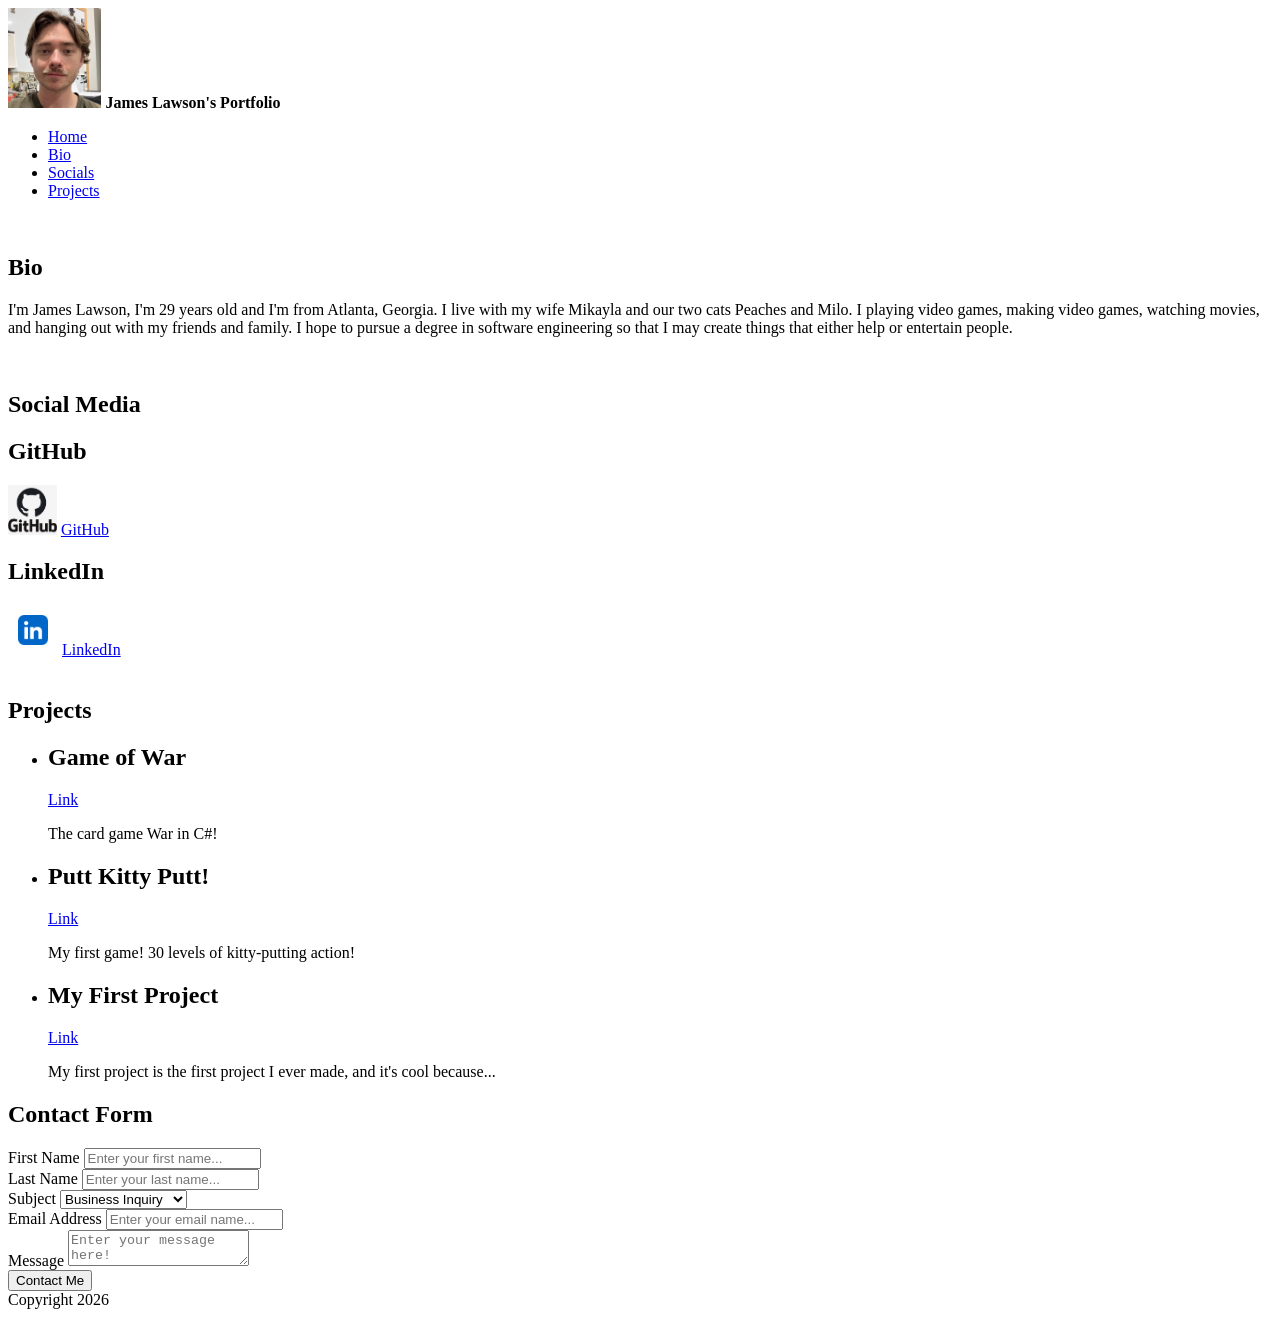
<file: personal-portfolio/03/index.html>
<!DOCTYPE html>
<html lang="en">
    <head>
        <title>James' Portfolio</title>
        <meta charset="UTF-8"/>
        <script src="index.js" defer></script>

    </head>
    <body>
        <header>
            <img src="Media\self.jpeg" alt="profile picture" length="100px" height="100px"/>
            <b>James Lawson's Portfolio</b>
            <nav>
                <ul>
                    <li><a href="#landing">Home</a></li>
                    <li><a href="#bio">Bio</a></li>
                    <li><a href="#socials">Socials</a></li>
                    <li><a href="#projects">Projects</a></li>
                </ul>
            </nav>
        </header>
        
        <main id="#landing">
            <section id="bio">
                <div class="bio">
                    <img />
                    <h1>Bio</h1>
                    <p>I'm James Lawson, I'm 29 years old and I'm from Atlanta, Georgia. I live with my wife Mikayla and our two cats Peaches and Milo. I playing video games, making video games, watching movies, and hanging out with my friends and family. I hope to pursue a degree in software engineering so that I may create things that either help or entertain people.</p>
                </div>

            </section>
            <section id="socials">
                <div class="socials">
                    <img />
                    <h1>Social Media</h1>
                    <h2>GitHub</h2>
                    <img src="Media\github-logo-png-hd-11659780126wgzczltlbm.png" alt="profile picture" length="50px" height="50px"/>
                    <a href="https://github.com/asapjam">GitHub</a>
                    <h2>LinkedIn</h2>
                    <img src="Media\linkedin-logo-linkedin-icon-transparent-free-png.webp" alt="profile picture" length="50px" height="50px"/>
                    <a href="https://www.linkedin.com/in/james-lawson-823a3b432/">LinkedIn</a>
                </div>
            </section>

            <section id="projects">
                <div class="projects">
                    <img />
                    <h1>Projects</h1>
                    <div id = "projectTarget"></div>
                </div>
            </section>

            <section id="contact">
                <h1>Contact Form</h1>
                <form method="POST">

                    <!-- Name input -->
                    <div class="inputRow">
                        <div class="inputGroup">
                            <label for="firstName">
                                First Name
                            </label>
                            <input 
                                id="firstName" 
                                type="text" 
                                placeholder="Enter your first name..." 
                                required 
                            />
                        </div>
                        <div class="inputGroup">
                            <label for="lastName">
                                Last Name
                            </label>
                            <input 
                                id="lastName" 
                                type="text" 
                                placeholder="Enter your last name..." 
                                required 
                            />
                        </div>
                    </div>

                    <!-- Subject Input -->
                    <div class="inputRow">
                        <div class="inputGroup">
                            <label for="subject">Subject</label>
                            <select id="subject">
                                <option value="businessInquiry" selected>Business Inquiry</option>
                                <option value="feedback">Feedback</option>
                                <option value="generalQuestion">General Question</option>
                            </select>
                        </div>
                        <div class="inputGroup">
                            <label for="email">
                                Email Address
                            </label>
                            <input 
                                id="email" 
                                type="text" 
                                placeholder="Enter your email name..." 
                                required 
                            />
                    </div>

                    <!-- Message Input -->
                    <div class="inputGroup">
                        <label for="message">Message</label>
                        <textarea id="message" name="message" placeholder="Enter your message here!" required></textarea>
                    </div>

                    <!-- Submit Button -->
                    <button>Contact Me</button>
                </form>
            </section>
        </main>
        <footer>Copyright 2026</footer>
    </body>
</html>
</file>
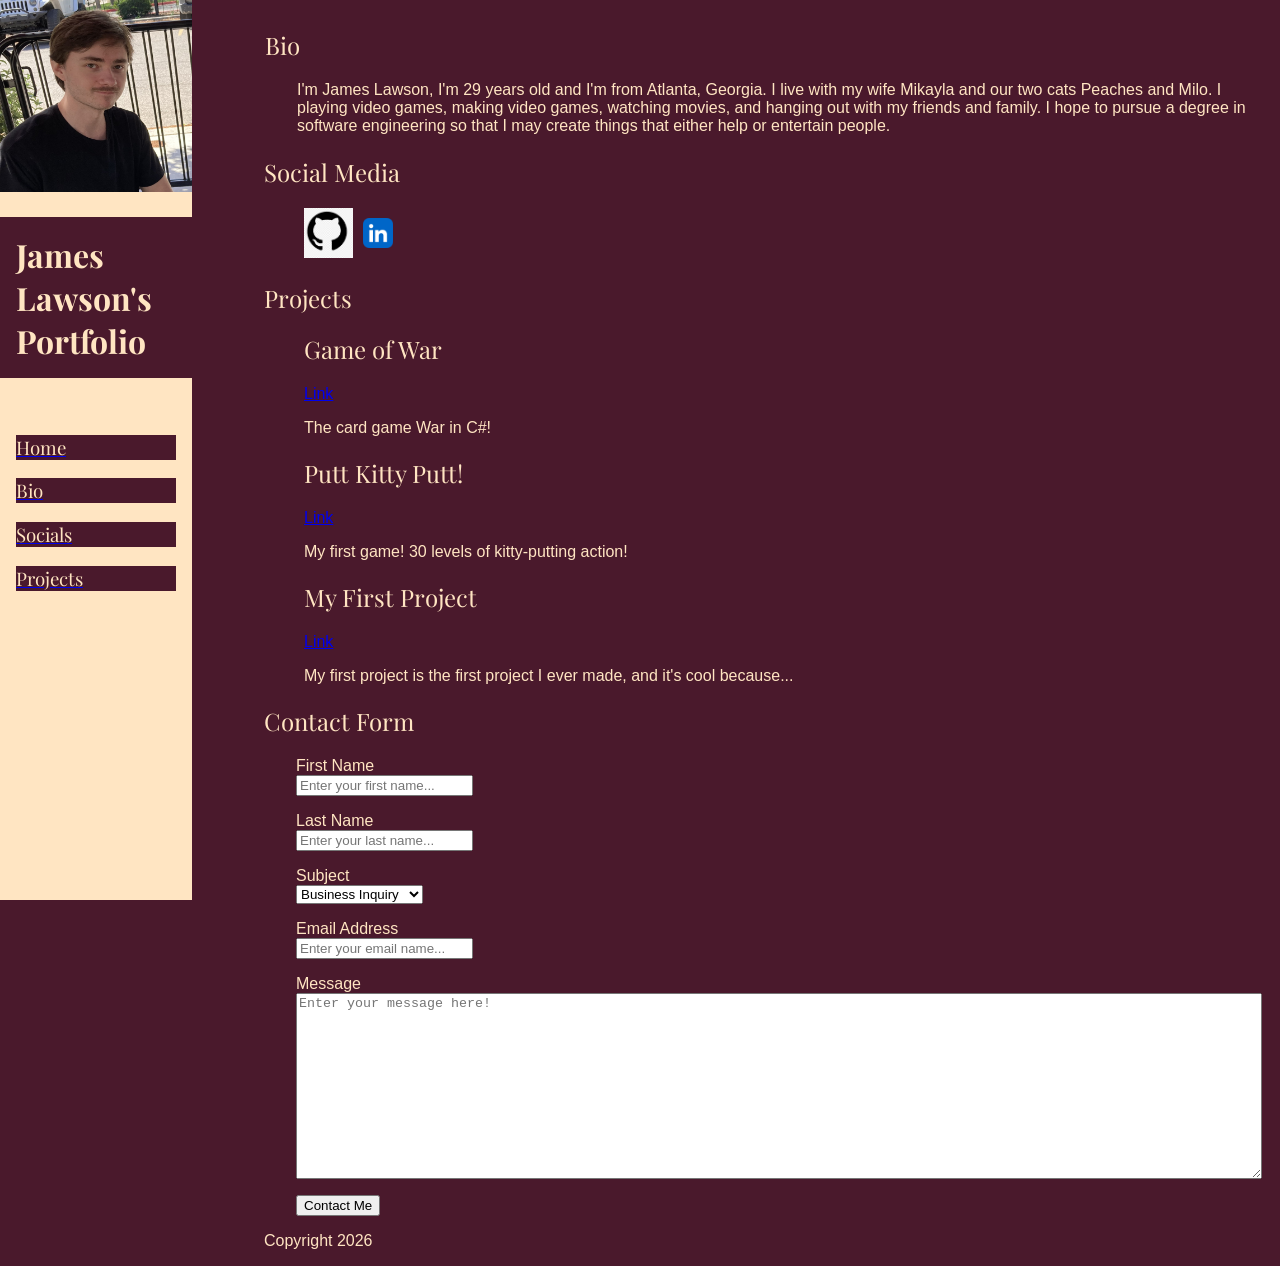
<file: personal-portfolio/04/index.html>
<!DOCTYPE html>
<html lang="en">
    <head>
        <title>James' Portfolio</title>
        <meta charset="UTF-8"/>
        <script src="index.js" defer></script>

        <!-- LINK STYLESHEET -->
        <link rel="stylesheet" href="styles.css"/>

        <!-- LINK FONTS -->
        <link rel="preconnect" href="https://fonts.googleapis.com">
        <link rel="preconnect" href="https://fonts.gstatic.com" crossorigin>
        <link href="https://fonts.googleapis.com/css2?family=Google+Sans:ital,opsz,wght@0,17..18,400..700;1,17..18,400..700&family=Playfair+Display:ital,wght@0,400..900;1,400..900&display=swap" rel="stylesheet">

    </head>
    <body>
        <header>
            <div class="navbar">
                <img src="Media\self.jpeg" alt="profile picture" length="200px" height="200px"/>
                <h1>
                    <b>James Lawson's Portfolio</b>
                </h1>
                <nav>
                    <ul>
                        <li><a href="#landing"><h3>Home</h3></a></li>
                        <li><a href="#bio"><h3>Bio</h3></a></li>
                        <li><a href="#socials"><h3>Socials</h3></a></li>
                        <li><a href="#projects"><h3>Projects</h3></a></li>
                    </ul>
                </nav>
            </div>
        </header>
        
        <main id="#landing">
            <section id="bio">
                <div class="bio">
                    <h1>Bio</h1>
                    <p>I'm James Lawson, I'm 29 years old and I'm from Atlanta, Georgia. I live with my wife Mikayla and our two cats Peaches and Milo. I playing video games, making video games, watching movies, and hanging out with my friends and family. I hope to pursue a degree in software engineering so that I may create things that either help or entertain people.</p>
                </div>

            </section>
            <section id="socials">
                <div class="socials">
                    <h1>Social Media</h1>
                    <ul>
                        <li>
                            <a href="https://github.com/asapjam">
                                <img src="Media\github-logo-png-hd-11659780126wgzczltlbm.png" alt="profile picture" length="50px" height="50px"/>
                            </a>
                        </li>
                        <li>
                            <a href="https://www.linkedin.com/in/james-lawson-823a3b432/">
                                <img src="Media\linkedin-logo-linkedin-icon-transparent-free-png.webp" alt="profile picture" length="50px" height="50px"/>
                            </a>
                        </li>
                    </ul>
                    
                    
                </div>
            </section>

            <section id="projects">
                <div class="projects">
                    <h1>Projects</h1>
                    <div id = "projectTarget"></div>
                </div>
            </section>

            <section id="contact">
                <h1>Contact Form</h1>
                <form method="POST">

                    <!-- Name input -->
                    <div class="inputRow">
                        <div class="inputGroup">
                            <label for="firstName">
                                First Name
                            </label>
                            <input 
                                id="firstName" 
                                type="text" 
                                placeholder="Enter your first name..." 
                                required 
                            />
                        </div>
                        <div class="inputGroup">
                            <label for="lastName">
                                Last Name
                            </label>
                            <input 
                                id="lastName" 
                                type="text" 
                                placeholder="Enter your last name..." 
                                required 
                            />
                        </div>
                    </div>

                    <!-- Subject Input -->
                    <div class="inputRow">
                        <div class="inputGroup">
                            <label for="subject">Subject</label>
                            <select id="subject">
                                <option value="businessInquiry" selected>Business Inquiry</option>
                                <option value="feedback">Feedback</option>
                                <option value="generalQuestion">General Question</option>
                            </select>
                        </div>
                        <div class="inputGroup">
                            <label for="email">
                                Email Address
                            </label>
                            <input 
                                id="email" 
                                type="text" 
                                placeholder="Enter your email name..." 
                                required 
                            />
                    </div>

                    <!-- Message Input -->
                    <div class="inputGroup">
                        <label for="message">Message</label>
                        <textarea id="message" name="message" placeholder="Enter your message here!" required></textarea>
                    </div>

                    <!-- Submit Button -->
                    <button>Contact Me</button>
                </form>
            </section>
        </main>
        <footer>Copyright 2026</footer>
    </body>
</html>
</file>
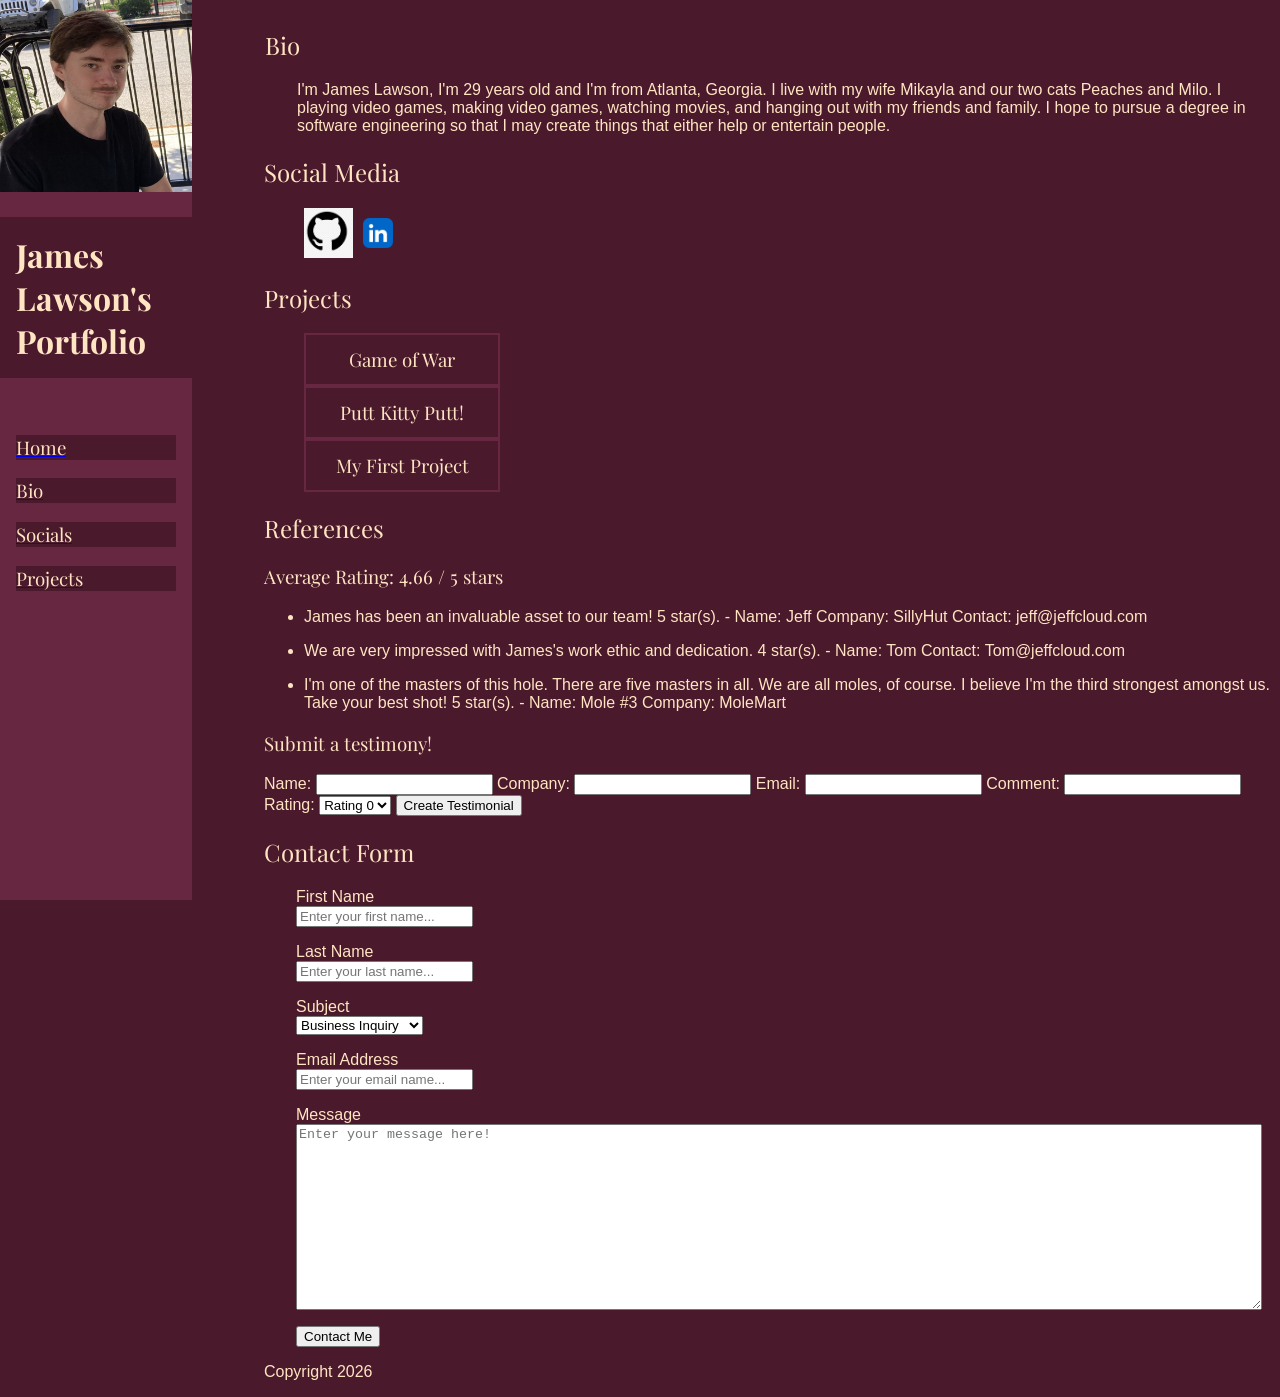
<file: personal-portfolio/07/index.html>
<!DOCTYPE html>
<html lang="en">
    <head>
        <title>James' Portfolio</title>
        <meta charset="UTF-8"/>
        <script src="index.js" defer></script>

        <!-- LINK STYLESHEET -->
        <link rel="stylesheet" href="styles.css"/>

        <!-- LINK FONTS -->
        <link rel="preconnect" href="https://fonts.googleapis.com">
        <link rel="preconnect" href="https://fonts.gstatic.com" crossorigin>
        <link href="https://fonts.googleapis.com/css2?family=Google+Sans:ital,opsz,wght@0,17..18,400..700;1,17..18,400..700&family=Playfair+Display:ital,wght@0,400..900;1,400..900&display=swap" rel="stylesheet">

    </head>
    <body>
        <header>
            <div class="navbar">
                <img src="Media\self.jpeg" alt="profile picture" length="200px" height="200px"/>
                <h1>
                    <b>James Lawson's Portfolio</b>
                </h1>
                <nav>
                    <ul>
                        <li><a href="#landing"><h3>Home</h3></a></li>
                        <li><a href="#bio"><h3>Bio</h3></a></li>
                        <li><a href="#socials"><h3>Socials</h3></a></li>
                        <li><a href="#projects"><h3>Projects</h3></a></li>
                    </ul>
                </nav>
            </div>
        </header>
        
        <main id="#landing">
            <section id="bio">
                <div class="bio">
                    <h1>Bio</h1>
                    <p>I'm James Lawson, I'm 29 years old and I'm from Atlanta, Georgia. I live with my wife Mikayla and our two cats Peaches and Milo. I playing video games, making video games, watching movies, and hanging out with my friends and family. I hope to pursue a degree in software engineering so that I may create things that either help or entertain people.</p>
                </div>

            </section>
            <section id="socials">
                <div class="socials">
                    <h1>Social Media</h1>
                    <ul>
                        <li>
                            <a href="https://github.com/asapjam">
                                <img src="Media\github-logo-png-hd-11659780126wgzczltlbm.png" alt="profile picture" length="50px" height="50px"/>
                            </a>
                        </li>
                        <li>
                            <a href="https://www.linkedin.com/in/james-lawson-823a3b432/">
                                <img src="Media\linkedin-logo-linkedin-icon-transparent-free-png.webp" alt="profile picture" length="50px" height="50px"/>
                            </a>
                        </li>
                    </ul>
                    
                    
                </div>
            </section>

            <section id="projects">
                <div class="projects">
                    <h1>Projects</h1>
                    <div id = "projectTarget"></div>
                </div>
            </section>

            <section id="testimonials">
                <div class="testimonials">
                    <h2>References</h2>
                    <h3 id="averageRating"></h3>
                    <ul id="testimonialsTarget"></ul>
                </div>

                <h3>Submit a testimony!</h3>
                <form id="testimonialForm">
                    <!-- REFERENCE PARAMS -->
                    <label for="name">Name:</label>
                    <input name="name" type ="text" id="testimonialName" required/>
                    <label for="company">Company:</label>
                    <input name="company" type ="text" id="testimonialCompany"/>
                    <label for="email">Email:</label>
                    <input name="email" type ="text" id="testimonialEmail"/>

                    <!-- TESTIMONIAL PARAMS -->
                    <label for="comment">Comment:</label>
                    <input name="comment" type ="textarea" id="testimonialComment"/>
                    <label for="rating">Rating:</label>
                    <select name="rating" required id="testimonialRating">
                    </select>
                    <button type="submit">Create Testimonial</button>
                </form>
            </section>

            <section id="contact">
                <h1>Contact Form</h1>
                <form method="POST">

                    <!-- Name input -->
                    <div class="inputRow">
                        <div class="inputGroup">
                            <label for="firstName">
                                First Name
                            </label>
                            <input 
                                id="firstName" 
                                type="text" 
                                placeholder="Enter your first name..." 
                                required 
                            />
                        </div>
                        <div class="inputGroup">
                            <label for="lastName">
                                Last Name
                            </label>
                            <input 
                                id="lastName" 
                                type="text" 
                                placeholder="Enter your last name..." 
                                required 
                            />
                        </div>
                    </div>

                    <!-- Subject Input -->
                    <div class="inputRow">
                        <div class="inputGroup">
                            <label for="subject">Subject</label>
                            <select id="subject">
                                <option value="businessInquiry" selected>Business Inquiry</option>
                                <option value="feedback">Feedback</option>
                                <option value="generalQuestion">General Question</option>
                            </select>
                        </div>
                        <div class="inputGroup">
                            <label for="email">
                                Email Address
                            </label>
                            <input 
                                id="email" 
                                type="text" 
                                placeholder="Enter your email name..." 
                                required 
                            />
                    </div>

                    <!-- Message Input -->
                    <div class="inputGroup">
                        <label for="message">Message</label>
                        <textarea id="message" name="message" placeholder="Enter your message here!" required></textarea>
                    </div>

                    <!-- Submit Button -->
                    <button>Contact Me</button>
                </form>
            </section>
        </main>
        <footer>Copyright 2026</footer>
    </body>
</html>
</file>
<file: follow-along/04/styles.css>
body {
    font-family: "Montserrat", sans-serif;
    font-optical-sizing: auto;
    font-weight: 300;
    font-style: normal;
}

h1, h2, h3 {
    font-family: "Roboto Mono", monospace;
    font-optical-sizing: auto;
    font-weight: 400;
    font-style: normal;
}

header {
    position: sticky;
    top: 0;
    display: flex;
    justify-content: center;
    /* align-items: center; */
    z-index: 10;
}

.navbar {
    position: absolute;
    width: 100%;
    max-width: 1200px;
    max-height:43px;
    margin: 0 auto;
    padding: 1rem 2rem;
    background: #ffffffaa;
    display: flex;
    justify-content: space-between;
    align-items: center;
    border: 1px solid #00000011;
    backdrop-filter: blur(10px);
    border-radius: 50px;
    transform: translateY(10px);
}

.logo{
    font-size: 1.25rem;
    text-decoration: none;
    color: #be7b0f;
    display: flex;
    justify-content: center;
    align-items: center;
}

nav ul {
    display: flex;
    align-items: center;
    padding: 1rem;
    list-style: none;
    margin: 0;
    padding: 0;
}

nav ul li {
    margin-right: 1rem;
}

nav ul li a {
    color: #915d0a;
    font-size: 1rem;
    text-decoration: none;
}

nav ul li a:hover {
    color: #be7b0f;
    text-decoration: underline;
}

#hero {
    height: 50vh;
    width: 100%;
    background-image: url("Images/hero.jpg");
    padding-top: 4rem;
    display: flex;
    flex-direction: column;
    justify-content: center;
}

.hero-content {
    width: 100%;
    max-width: 800px;
    margin: 0 auto;
    padding: 0 2rem;
    z-index: 8;
}

.hero-content h1 {
    font-size: 4rem;
    font-weight: 400;
    color: #ffffff;
    margin: 0;
    margin-top: 10px;
}

.hero-content p {
    font-size: 1.5rem;
    color: #ffffff;
    margin: 0;
    margin-top: 10px;
}

.hero-content button {
    border: none;
    border-radius: 50px;
    padding: 1rem 2rem;
    background: #ffffff;
    color: #be7b0f;
    font-size: 1rem;
    font-weight: bold;
    margin-top: 1.5rem;
    cursor: pointer;
    transition: all 0.2s ease-in-out;
}

.hero-content button:hover {
    color: #ffffff;
    background: #be7b0f;
}

#marketing-materials {
    background: #f6f6f6;
    padding: 4rem 0;
    align-items: center;
}

.card {
    width: 100%;
    max-width: 1200px;
    height: 300px;
    display: flex;
    margin: 4rem auto;
    background: #ffffff;
    border: 1px solid #00000011;
    border-radius: 15px;
    box-shadow: 0 0 10px 0 #00000011;
}

.card img {
    width: 400px;
    height: 100%;
    object-fit: cover;
}

.card-text {
    padding: 2rem;
    display: flex;
    flex-direction: column;
    justify-content: center;
    
}
</file>
<file: follow-along/05/styles.css>
body {
    font-family: "Montserrat", sans-serif;
    font-optical-sizing: auto;
    font-weight: 300;
    font-style: normal;
}

h1, h2, h3 {
    font-family: "Roboto Mono", monospace;
    font-optical-sizing: auto;
    font-weight: 400;
    font-style: normal;
}

header {
    position: sticky;
    top: 0;
    display: flex;
    justify-content: center;
    /* align-items: center; */
    z-index: 10;
}

.navbar {
    position: absolute;
    width: 100%;
    max-width: 1200px;
    max-height:43px;
    margin: 0 auto;
    padding: 1rem 2rem;
    background: #ffffffaa;
    display: flex;
    justify-content: space-between;
    align-items: center;
    border: 1px solid #00000011;
    backdrop-filter: blur(10px);
    border-radius: 50px;
    transform: translateY(10px);
}

.logo{
    font-size: 1.25rem;
    text-decoration: none;
    color: #be7b0f;
    display: flex;
    justify-content: center;
    align-items: center;
}

nav ul {
    display: flex;
    align-items: center;
    padding: 1rem;
    list-style: none;
    margin: 0;
    padding: 0;
}

nav ul li {
    margin-right: 1rem;
}

nav ul li a {
    color: #915d0a;
    font-size: 1rem;
    text-decoration: none;
}

nav ul li a:hover {
    color: #be7b0f;
    text-decoration: underline;
}

#hero {
    height: 50vh;
    width: 100%;
    background-image: url("Images/hero.jpg");
    padding-top: 4rem;
    display: flex;
    flex-direction: column;
    justify-content: center;
}

.hero-content {
    width: 100%;
    max-width: 800px;
    margin: 0 auto;
    padding: 0 2rem;
    z-index: 8;
}

.hero-content h1 {
    font-size: 4rem;
    font-weight: 400;
    color: #ffffff;
    margin: 0;
    margin-top: 10px;
}

.hero-content p {
    font-size: 1.5rem;
    color: #ffffff;
    margin: 0;
    margin-top: 10px;
}

.hero-content button {
    border: none;
    border-radius: 50px;
    padding: 1rem 2rem;
    background: #ffffff;
    color: #be7b0f;
    font-size: 1rem;
    font-weight: bold;
    margin-top: 1.5rem;
    cursor: pointer;
    transition: all 0.2s ease-in-out;
}

.hero-content button:hover {
    color: #ffffff;
    background: #be7b0f;
}

#marketing-materials {
    background: #f6f6f6;
    padding: 4rem 0;
    align-items: center;
}

.card {
    width: 100%;
    max-width: 1200px;
    height: 300px;
    display: flex;
    margin: 4rem auto;
    background: #ffffff;
    border: 1px solid #00000011;
    border-radius: 15px;
    box-shadow: 0 0 10px 0 #00000011;
}

.card img {
    width: 400px;
    height: 100%;
    object-fit: cover;
}

.card-text {
    padding: 2rem;
    display: flex;
    flex-direction: column;
    justify-content: center;
    
}

/* Quesitons */
#questions{
    padding: 4rem 0;
}

#questions h2{
    margin:0rem auto 2rem auto;
    max-width: 800px;
    text-align: center;
}

/* #accordion{
    display: flex;
    justify-content: center;
    align-items:center;
    max-width: 800px;
    margin: 0 auto;
} */

.accordion-question{
    background-color:#fff;
    color: #915d0a;
    cursor: pointer;
    padding: 15px;
    width:100%;
    border:none;
    text-align:left;
    outline:none;
    font-size: 16px;
    transition: background-color 0.3s ease;
}

.accordion-question:hover{
    background-color: #f6f6f6;
    color: #be7b0f;
}

.accordion-question.active{
    color: #be7b0f;
    font-weight: bold;
}

.accordion-answer{
    max-height: 0;
    overflow: hidden;
    transition: max-height 0.25s ease;
    background-color: #ffffff;
    font-weight:300;
    margin: 10px;
}

.accordion-answer.active{
    max-height:100px;
}

blockquote {
    max-width: 600px;
    margin: 0 auto;
}

#contact {
    background:#fff;
    padding: 4rem 0;
    display: flex;
    justify-content:center;
    align-items:center;
    max-width: 1200px;
    margin: 0 auto;
}

#contact form{
    flex-grow: 1;
    max-width: 600px;
    margin: 0 auto;
    width: 100%;
    height: 100%;
    padding: 2rem;
    border-radius: 15px;
    background-color: #f6f6f6;
}

#contact form h2{
    margin: 0;
    margin-bottom: 2rem;
}

.input-row{
    display: flex;
    margin-bottom: 1rem;
    width:100%;
}

.input-group{
    flex-grow: 1;
    margin-right: 1rem;
    display: flex;
    flex-direction: column;
}

.input-group label{
    margin-bottom: 0.5rem;
}

.input-group input{
    padding: 0.5rem;
    border: 1px solid #00000011;
    border-radius: 5px;
    font-size: 1rem;
}

.input-group input:focus{
    outline: none;
    border-color: #be7b0f;
}

.input-group select{
    padding: 0.5rem;
    border: 1px solid #00000011;
    border-radius: 5px;
    font-size: 1rem;
}

.input-group select:focus{
    outline: none;
    border-color: #be7b0f;
}

.input-group textarea{
    padding: 0.5rem;
    border: 1px solid #00000011;
    border-radius: 5px;
    height: 100px;
    font-size: 1rem;
    resize: none;
}

.input-group textarea:focus{
    outline: none;
    border-color: #be7b0f;
}

form button{
    border: none;
    border-radius: 50px;
    padding: 0.5rem 2rem;
    background: #fff;
    color: #be7b0f;
    font-size: 1rem;
    font-weight: bold;
    margin-top: 1.5rem;
    cursor: pointer;
    transition: all 0.2s ease-in-out;
}

form button:hover{
    color: #fff;
    background: #be7b0f;
}

footer{
    background: #f6f6f6;
    padding: 2rem 0;
    display: flex;
    justify-content: center;
    align-items: center;
}
</file>
<file: follow-along/07/styles.css>
body {
    font-family: "Montserrat", sans-serif;
    font-optical-sizing: auto;
    font-weight: 300;
    font-style: normal;
}

h1, h2, h3 {
    font-family: "Roboto Mono", monospace;
    font-optical-sizing: auto;
    font-weight: 400;
    font-style: normal;
}

header {
    position: sticky;
    top: 0;
    display: flex;
    justify-content: center;
    /* align-items: center; */
    z-index: 10;
}

.navbar {
    position: absolute;
    width: 100%;
    max-width: 1200px;
    max-height:43px;
    margin: 0 auto;
    padding: 1rem 2rem;
    background: #ffffffaa;
    display: flex;
    justify-content: space-between;
    align-items: center;
    border: 1px solid #00000011;
    backdrop-filter: blur(10px);
    border-radius: 50px;
    transform: translateY(10px);
}

.logo{
    font-size: 1.25rem;
    text-decoration: none;
    color: #be7b0f;
    display: flex;
    justify-content: center;
    align-items: center;
}

nav ul {
    display: flex;
    align-items: center;
    padding: 1rem;
    list-style: none;
    margin: 0;
    padding: 0;
}

nav ul li {
    margin-right: 1rem;
}

nav ul li a {
    color: #915d0a;
    font-size: 1rem;
    text-decoration: none;
}

nav ul li a:hover {
    color: #be7b0f;
    text-decoration: underline;
}

#hero {
    height: 50vh;
    width: 100%;
    background-image: url("Images/hero.jpg");
    padding-top: 4rem;
    display: flex;
    flex-direction: column;
    justify-content: center;
}

.hero-content {
    width: 100%;
    max-width: 800px;
    margin: 0 auto;
    padding: 0 2rem;
    z-index: 8;
}

.hero-content h1 {
    font-size: 4rem;
    font-weight: 400;
    color: #ffffff;
    margin: 0;
    margin-top: 10px;
}

.hero-content p {
    font-size: 1.5rem;
    color: #ffffff;
    margin: 0;
    margin-top: 10px;
}

.hero-content button {
    border: none;
    border-radius: 50px;
    padding: 1rem 2rem;
    background: #ffffff;
    color: #be7b0f;
    font-size: 1rem;
    font-weight: bold;
    margin-top: 1.5rem;
    cursor: pointer;
    transition: all 0.2s ease-in-out;
}

.hero-content button:hover {
    color: #ffffff;
    background: #be7b0f;
}

#marketing-materials {
    background: #f6f6f6;
    padding: 4rem 0;
    align-items: center;
}

.card {
    width: 100%;
    max-width: 1200px;
    height: 300px;
    display: flex;
    margin: 4rem auto;
    background: #ffffff;
    border: 1px solid #00000011;
    border-radius: 15px;
    box-shadow: 0 0 10px 0 #00000011;
}

.card img {
    width: 400px;
    height: 100%;
    object-fit: cover;
}

.card-text {
    padding: 2rem;
    display: flex;
    flex-direction: column;
    justify-content: center;
    
}

/* Quesitons */
#questions{
    padding: 4rem 0;
}

#questions h2{
    margin:0rem auto 2rem auto;
    max-width: 800px;
    text-align: center;
}

/* #accordion{
    display: flex;
    justify-content: center;
    align-items:center;
    max-width: 800px;
    margin: 0 auto;
} */

.accordion-question{
    background-color:#fff;
    color: #915d0a;
    cursor: pointer;
    padding: 15px;
    width:100%;
    border:none;
    text-align:left;
    outline:none;
    font-size: 16px;
    transition: background-color 0.3s ease;
}

.accordion-question:hover{
    background-color: #f6f6f6;
    color: #be7b0f;
}

.accordion-question.active{
    color: #be7b0f;
    font-weight: bold;
}

.accordion-answer{
    max-height: 0;
    overflow: hidden;
    transition: max-height 0.25s ease;
    background-color: #ffffff;
    font-weight:300;
    margin: 10px;
}

.accordion-answer.active{
    max-height:100px;
}

blockquote {
    max-width: 600px;
    margin: 0 auto;
}

#contact {
    background:#fff;
    padding: 4rem 0;
    display: flex;
    justify-content:center;
    align-items:center;
    max-width: 1200px;
    margin: 0 auto;
}

#contact form{
    flex-grow: 1;
    max-width: 600px;
    margin: 0 auto;
    width: 100%;
    height: 100%;
    padding: 2rem;
    border-radius: 15px;
    background-color: #f6f6f6;
}

#contact form h2{
    margin: 0;
    margin-bottom: 2rem;
}

.input-row{
    display: flex;
    margin-bottom: 1rem;
    width:100%;
}

.input-group{
    flex-grow: 1;
    margin-right: 1rem;
    display: flex;
    flex-direction: column;
}

.input-group label{
    margin-bottom: 0.5rem;
}

.input-group input{
    padding: 0.5rem;
    border: 1px solid #00000011;
    border-radius: 5px;
    font-size: 1rem;
}

.input-group input:focus{
    outline: none;
    border-color: #be7b0f;
}

.input-group select{
    padding: 0.5rem;
    border: 1px solid #00000011;
    border-radius: 5px;
    font-size: 1rem;
}

.input-group select:focus{
    outline: none;
    border-color: #be7b0f;
}

.input-group textarea{
    padding: 0.5rem;
    border: 1px solid #00000011;
    border-radius: 5px;
    height: 100px;
    font-size: 1rem;
    resize: none;
}

.input-group textarea:focus{
    outline: none;
    border-color: #be7b0f;
}

form button{
    border: none;
    border-radius: 50px;
    padding: 0.5rem 2rem;
    background: #fff;
    color: #be7b0f;
    font-size: 1rem;
    font-weight: bold;
    margin-top: 1.5rem;
    cursor: pointer;
    transition: all 0.2s ease-in-out;
}

form button:hover{
    color: #fff;
    background: #be7b0f;
}

footer{
    background: #f6f6f6;
    padding: 2rem 0;
    display: flex;
    justify-content: center;
    align-items: center;
}
</file>
<file: personal-portfolio/04/styles.css>
h1,
h2,
h3 {
  font-family: "Playfair Display", serif;
  font-optical-sizing: auto;
  font-weight: 400;
  font-style: normal;
  color: #ffe5c2;
  background: #4a192c;
}

body {
  font-family: "Google Sans", sans-serif;
  font-optical-sizing: auto;
  font-weight: 200;
  font-style: normal;
  font-variation-settings:
    "GRAD" 0;
  color: #ffe5c2;
  background: #4a192c;
}

body header {
  height:100vh;
  width:15vw;
  background: #ffe5c2;
  color: #4a192c;
  position: fixed;
  top: 0px;
  left:0px;
}

body header h1{
  padding: 1rem;
}

.navbar {
  position: sticky;
  top :0px;
  height:125vh;
  width:15vw;
}


body header img{
  width:15vw;
  height: 15vw;
}

body header nav ul{
  list-style: none;
  padding: 1rem;
}

main{
  width: 80vw;
  padding-left: 16rem;
}

#socials {
  background: #4a192c;
}

#socials ul {
  display: flex;
  align-items: center;
  list-style: none;
}

.bio {
  border: 1px solid #4a192c;
  border-radius: 10px;
}

.bio p{
  margin: 0rem 2rem;
}

.projects ul{
  list-style: none;
}

#contact form{
  margin: 0rem 2rem;
}

.inputGroup select, .inputGroup input, .inputGroup textarea{
  display:flex;
  margin-bottom: 1rem;
}
.inputGroup textarea{
  min-width: 75vw;
  min-height:20vh;
}

body footer {
  width: 75%;
  padding-left: 16rem;

  margin: 1rem 0rem;
}
</file>
<file: personal-portfolio/07/styles.css>
h1,
h2,
h3 {
  font-family: "Playfair Display", serif;
  font-optical-sizing: auto;
  font-weight: 400;
  font-style: normal;
  color: #ffe5c2;
  background: #4a192c;
}

body {
  font-family: "Google Sans", sans-serif;
  font-optical-sizing: auto;
  font-weight: 200;
  font-style: normal;
  font-variation-settings:
    "GRAD" 0;
  color: #ffe5c2;
  background: #4a192c;
}

body header {
  height:100vh;
  width:15vw;
  background: #682740;
  color: #4a192c;
  position: fixed;
  top: 0px;
  left:0px;
}

body header h1{
  padding: 1rem;
}

.navbar {
  position: sticky;
  top :0px;
  height:125vh;
  width:15vw;
}


body header img{
  width:15vw;
  height: 15vw;
}

body header nav ul{
  list-style: none;
  padding: 1rem;
}

main{
  width: 80vw;
  padding-left: 16rem;
}

#socials {
  background: #4a192c;
}

#socials ul {
  display: flex;
  align-items: center;
  list-style: none;
}

.bio {
  border: 1px solid #4a192c;
  border-radius: 10px;
}

.bio p{
  margin: 0rem 2rem;
}

.projects ul{
  list-style: none;
}

.projects ul li{
  padding: 0;
}

#contact form{
  margin: 0rem 2rem;
}

.inputGroup select, .inputGroup input, .inputGroup textarea{
  display:flex;
  margin-bottom: 1rem;
}
.inputGroup textarea{
  min-width: 75vw;
  min-height:20vh;
}

body footer {
  width: 75%;
  padding-left: 16rem;

  margin: 1rem 0rem;
}

.projectTitle{
  display:flex;
  text-align: left;
  justify-content: center;
  padding: 0rem;
  margin: 0;
  border: 2px solid #ffe5c2;
  border-color:#682740;
  max-width: 12rem;
}


.projectTitle:hover{
  border: 1px solid #ffe5c2;
  border-color:#ffe5c2;
  background-color:#682740;
  cursor: pointer;
}

.projectTitle h3{
  padding: 0.5rem;
  margin: 0.25rem;
}


.projectTitle:hover h3{
  background-color:#682740;
  user-select:none;
  padding: 0.5rem;
  margin: 0.25rem;
}


.projectUrl{
  overflow:hidden;
  transition: max-height 0.25s ease;
  margin: 0;
  background-color:#421325;
  max-height: 0;
}

.projectUrl a{
  margin-top:0.5rem;
  padding: 0 0.5rem;
  display:flex;
}

.projectUrl.active{
  max-height:5rem;
}

.projectDescription{
  overflow:hidden;
  transition: max-height 0.25s ease;
  background-color:#421325;
  margin: 0rem;
  max-height: 0;
}

.projectDescription p{
  padding: 0 0.5rem;
  
}

.projectDescription.active{
  max-height:5rem;
}
</file>
